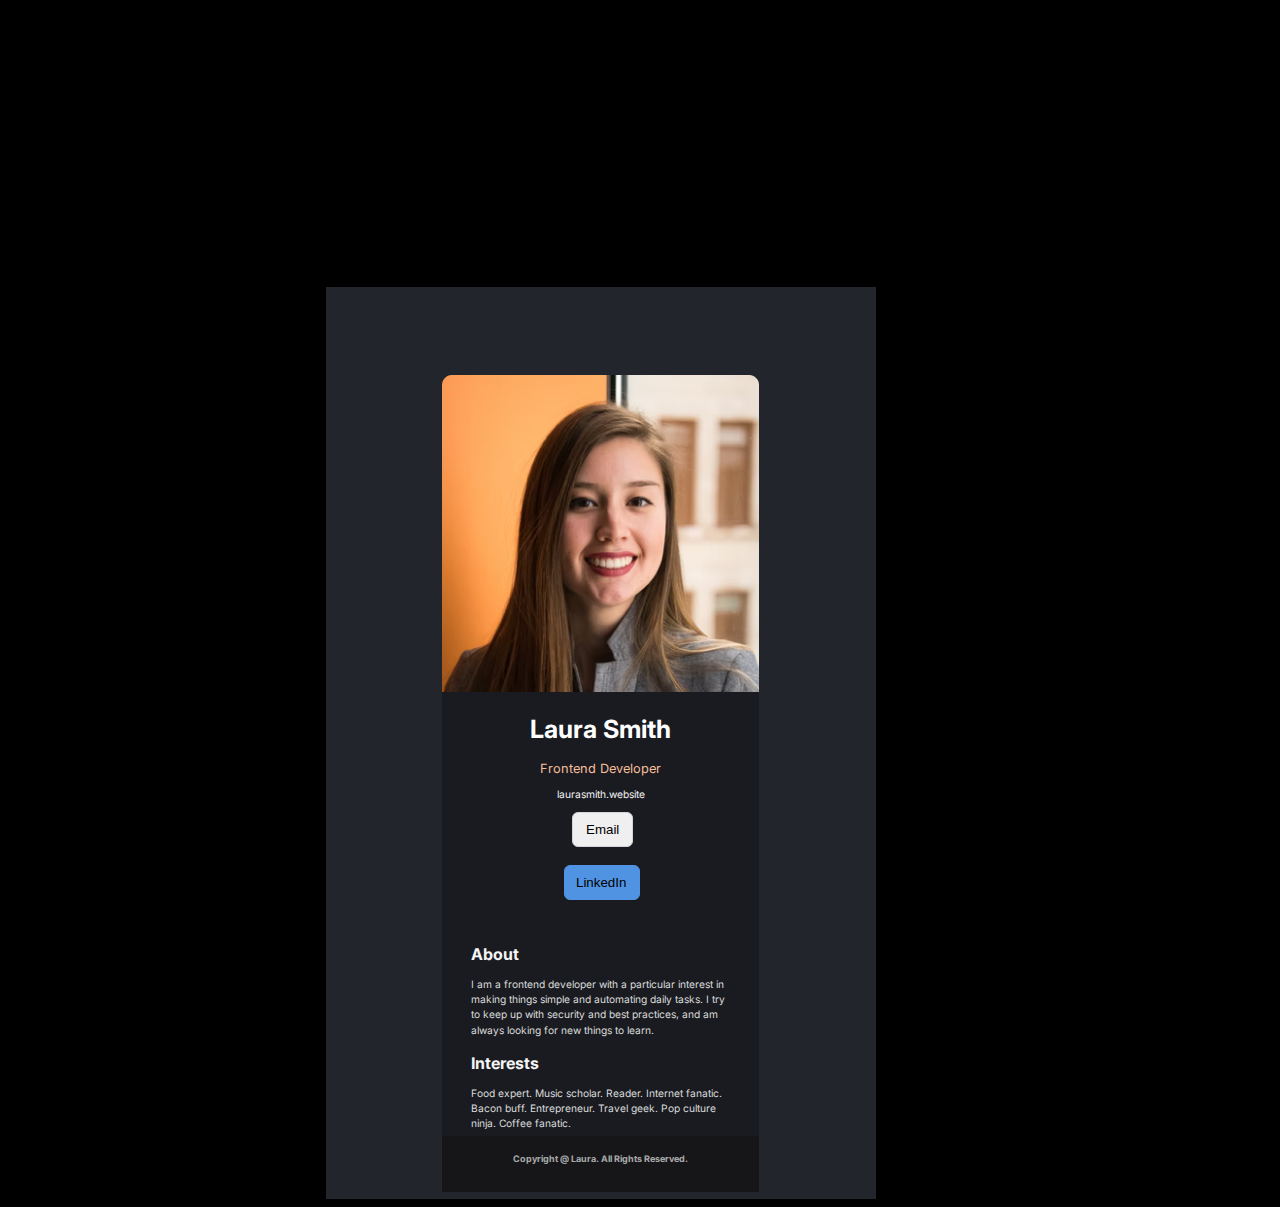
<file: BusinessCard/index.html>
<!DOCTYPE html>
<html lang="en">
<head>
    <meta charset="UTF-8">
    <meta name="viewport" content="width=device-width, initial-scale=1.0">
    <title>Business Card</title>
    <link href="style.css" rel="stylesheet">
    <link rel="preconnect" href="https://fonts.googleapis.com">
<link rel="preconnect" href="https://fonts.gstatic.com" crossorigin>
<link href="https://fonts.googleapis.com/css2?family=Inter:ital,opsz,wght@0,14..32,100..900;1,14..32,100..900&family=Open+Sans:ital,wght@0,300..800;1,300..800&family=Roboto:ital,wght@0,100..900;1,100..900&display=swap" rel="stylesheet">
</head>
<body>
    <div id="option1">
        <div id="combi">
            <div class="image">
                <img src="photo.png" alt="employee's photo">
            </div>
            
            <div class="body" >
                    <h1 id="laura">Laura Smith</h1>
                    <h2 id="front">Frontend Developer</h2>
                    <h3 id="website">laurasmith.website</h3>

                    <div class="buttons">
                        <button id="email">Email</button><br>
                        <br>
                        <button id="linkedin">LinkedIn</button>
                    </div>

                    <div class="para">
                        <h2 id="about">About</h2>
                        <p>I am a frontend developer with a particular interest in making things simple and automating daily tasks. I try to keep up with security and best practices, and am always looking for new things to learn.</p>
                        <h2 id="interests">Interests</h2>
                        <p>Food expert. Music scholar. Reader. Internet fanatic. Bacon buff. Entrepreneur. Travel geek. Pop culture ninja. Coffee fanatic.</p>
                    </div>
            </div>

            <div id="footer">
                <footer>Copyright @ Laura. All Rights Reserved.</footer>
            </div>

        </div>
        
    </div>

</body>

</html>
</file>
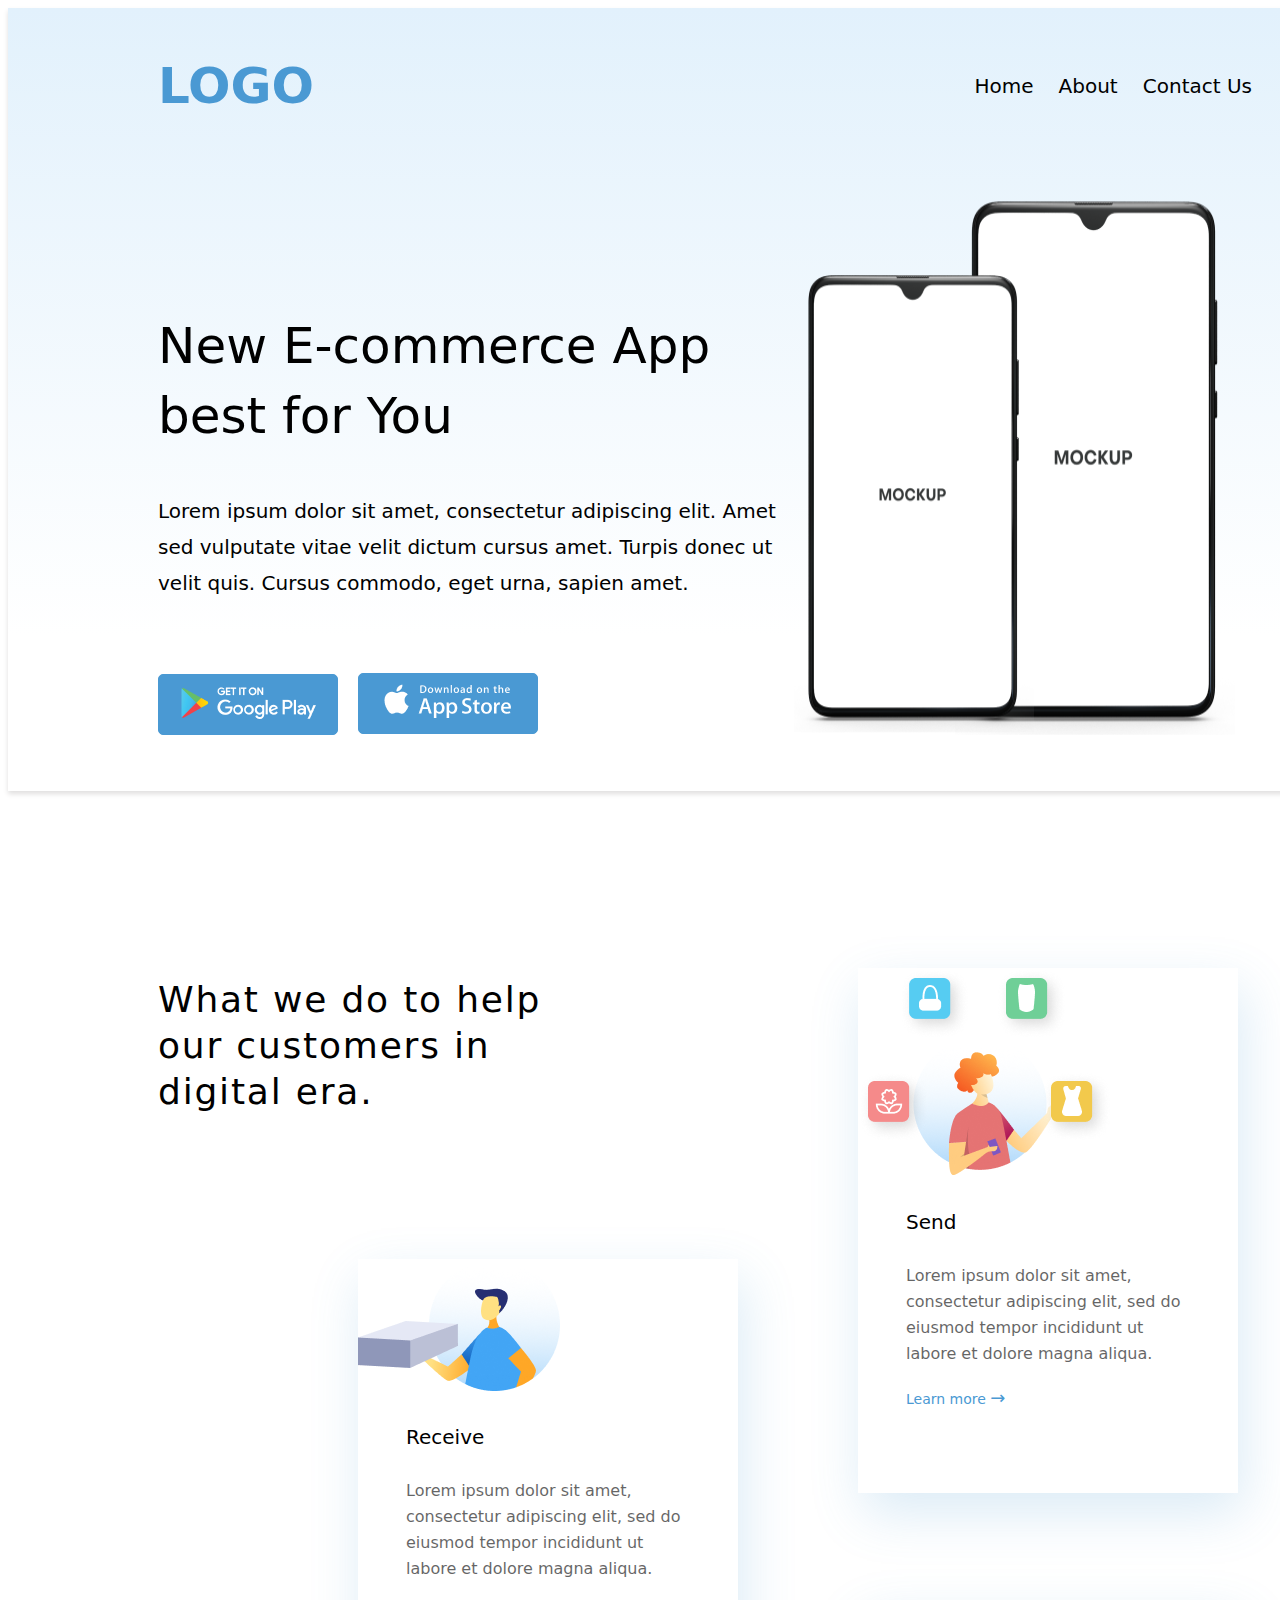
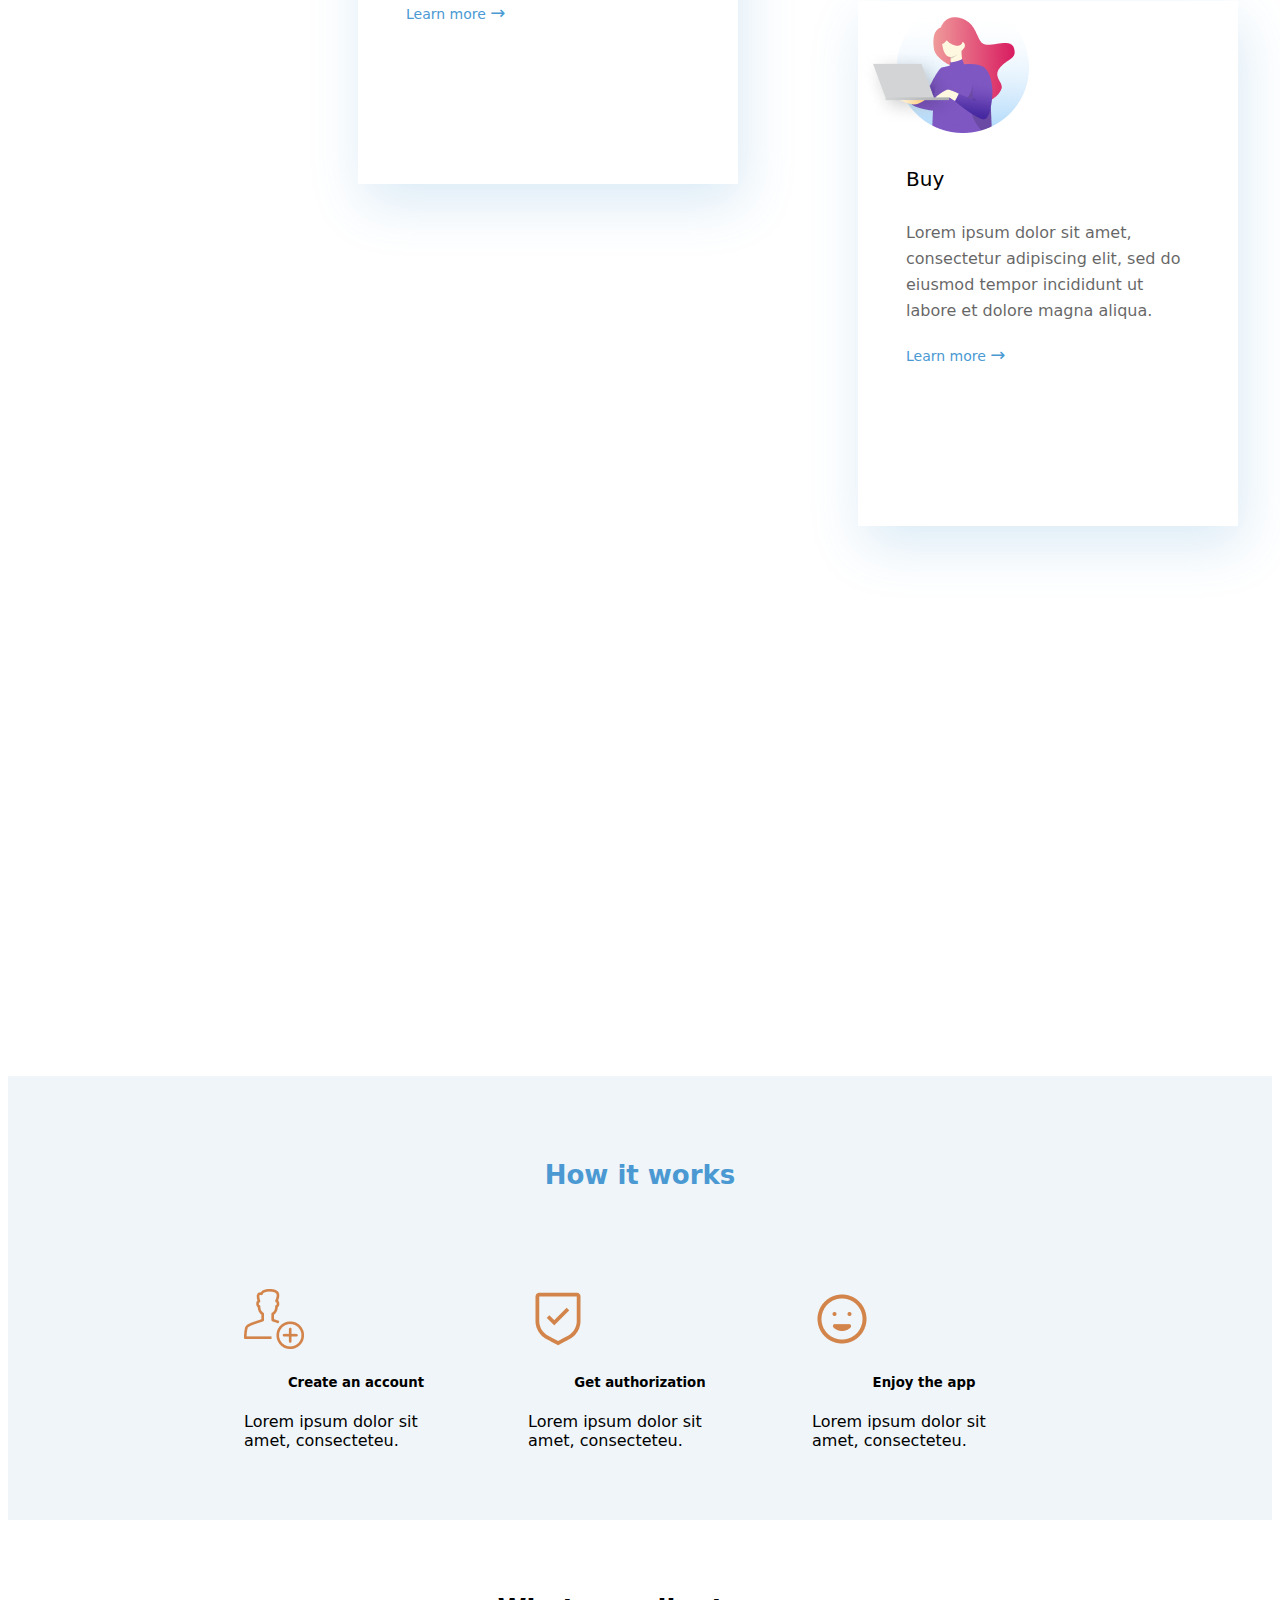
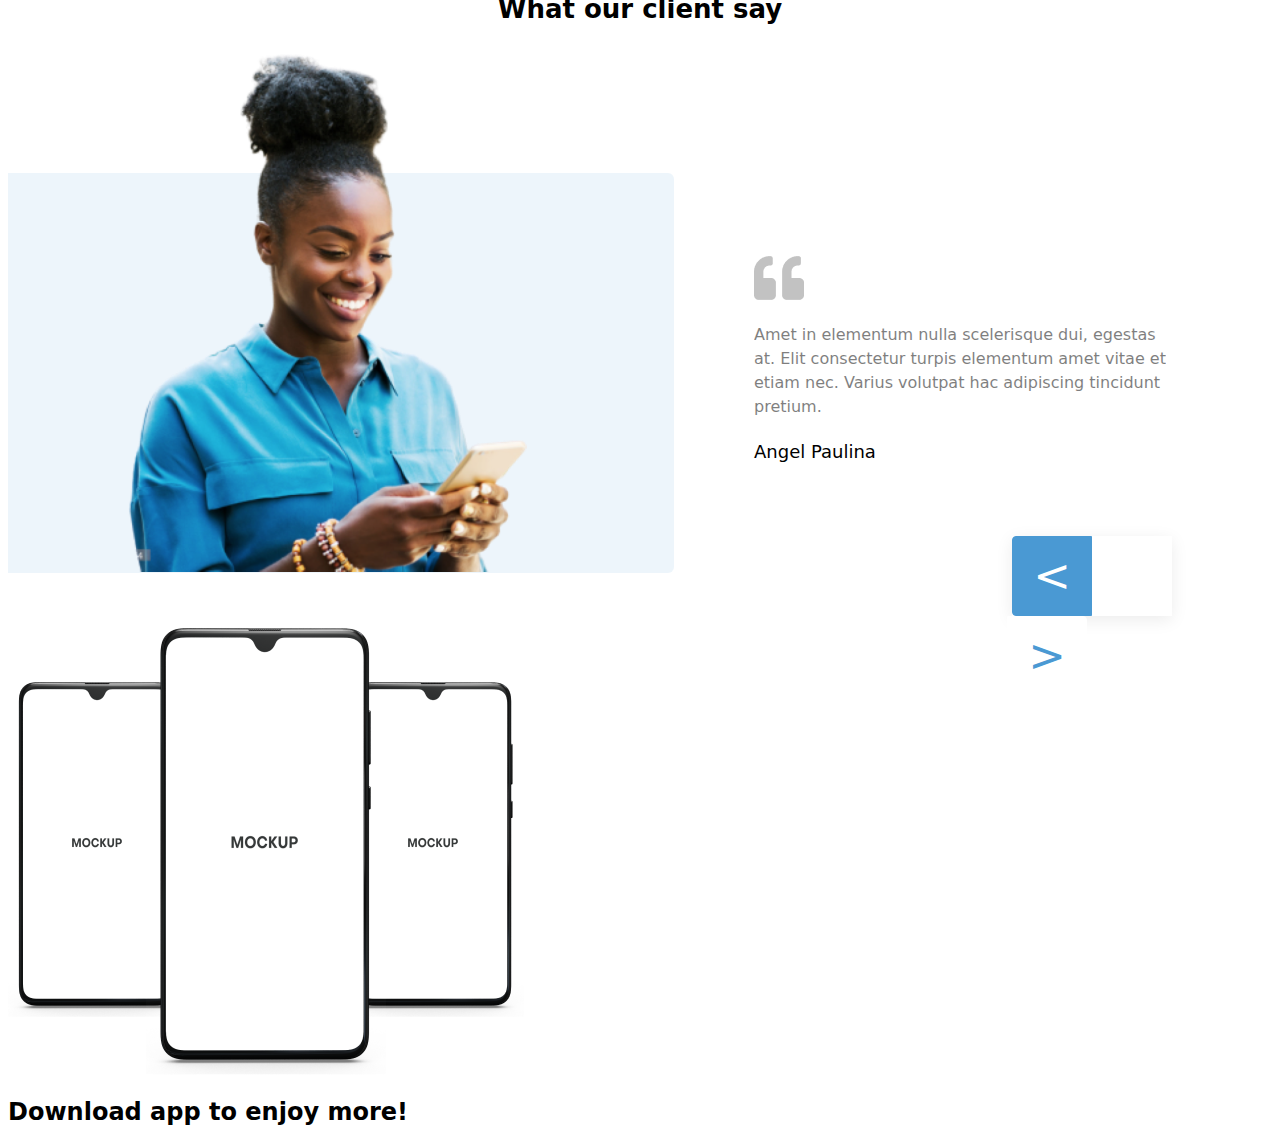
<file: E-commerce/index.html>
<!DOCTYPE html>
<html lang="en">

<head>
    <meta charset="UTF-8">
    <meta name="viewport" content="width=device-width, initial-scale=1.0">
    <title>E-commerce</title>
    <link rel="stylesheet" href="style.css">
</head>

<body>
    <section id="section1">
        <div id="heading">
            <h1 id="logo">LOGO</h1>
            <nav>
                <a class="nav" href="">Home</a>
                <a class="nav" href="">About</a>
                <a class="nav" href="">Contact Us</a>
            </nav>
        </div>
        <div id="title-img">
            <div id="title-para">
                <h2 id="title">New E-commerce App
                    best for You</h2>
                <p id="lorem">Lorem ipsum dolor sit amet, consectetur adipiscing elit. Amet sed vulputate vitae velit
                    dictum cursus amet.
                    Turpis donec ut velit quis. Cursus commodo, eget urna, sapien amet. </p>
                <button class="google-play">
                    <img src="Group.png" alt="google play">
                </button>
                <button class="google-play">
                    <img src="app-store.png" alt="app store">
                </button>
            </div>
            <img id='mockup'src="Mockup.png" alt="Mockup">
        </div>
    </section>
    <section id="section2">
        <div id="container2">
            <h3 id="title2">What we do to help
                our customers in
                digital era.</h3>
            <div class="cards" id="card1">
                <img src="card1.png" alt="recieve">
                <div class="card-text">
                    <h4 class="card-titles">Receive</h4>
                    <p class="card-para">Lorem ipsum dolor sit amet, consectetur adipiscing elit, sed do eiusmod tempor
                        incididunt ut labore et dolore magna aliqua. </p>
                    <a class="learn-more">Learn more <span class="arrow">&#8594</span></a>
                </div>
            </div>
            <div class="cards" id="card2">
                <img src="card2.png" alt="send">
                <div class="card-text">
                    <h4 class="card-titles">Send</h4>
                    <p class="card-para">Lorem ipsum dolor sit amet, consectetur adipiscing elit, sed do eiusmod tempor
                        incididunt ut labore et dolore magna aliqua. </p>
                    <a class="learn-more" href="">Learn more <span class="arrow">&#8594</span></a>
                </div>
            </div>
            <div class="cards" id="card3">
                <img src="card3.png" alt="buy">
                <div class="card-text">
                    <h4 class="card-titles">Buy</h4>
                    <p class="card-para">Lorem ipsum dolor sit amet, consectetur adipiscing elit, sed do eiusmod tempor
                        incididunt ut labore et dolore magna aliqua. </p>
                    <a class="learn-more" href="">Learn more <span class="arrow">&#8594</span></a>
                </div>
            </div>
        </div>
    </section>
    <section id="section3">
        <h3 id="how">How it works</h3>
        <div id="container3">
            <div class="process">
                <img class='icons' src="create-account.png" alt="create account icon">
                <h5 class="how-titles">Create an account</h5>
                <p class="how-para">Lorem ipsum dolor sit amet,
                    consecteteu.</p>
            </div>
            <div class="process">
                <img class='icons' src="get-autho.png" alt="get authorization icon">
                <h5 class="how-titles">Get authorization</h5>
                <p class="how-para">Lorem ipsum dolor sit amet,
                    consecteteu.</p>
            </div>
            <div class="process">
                <img class='icons' src="enjoy-app.png" alt="enjoy the app icon">
                <h5 class="how-titles">Enjoy the app</h5>
                <p class="how-para">Lorem ipsum dolor sit amet,
                    consecteteu.</p>
            </div>
        </div>
    </section>
    <section id="section4">
        <h3 id="client-title">What our client say</h3>
        <div id="container4">
            <div id="blue">
                <img id='client-img'src="client.png" alt="client">
            </div>
            <div id="client-text">
                <img src="quotes.png" alt="quotes">
                <p id="client-para">Amet in elementum nulla scelerisque dui, egestas at. Elit consectetur turpis
                    elementum amet vitae et etiam nec. Varius volutpat hac adipiscing tincidunt pretium.</p>
                <h4 id="client-name">Angel Paulina</h4>
                <div class="buttons">
                    <button id="left">&#60;</button>
                    <button id="right">&#62;</button>
                </div>
            </div>
        </div>
    </section>
    <section>
        <img src="Mockup2.png" alt="Mockup2">
        <h2>Download app to enjoy more!</h2>
    </section>
</body>

</html>
</file>
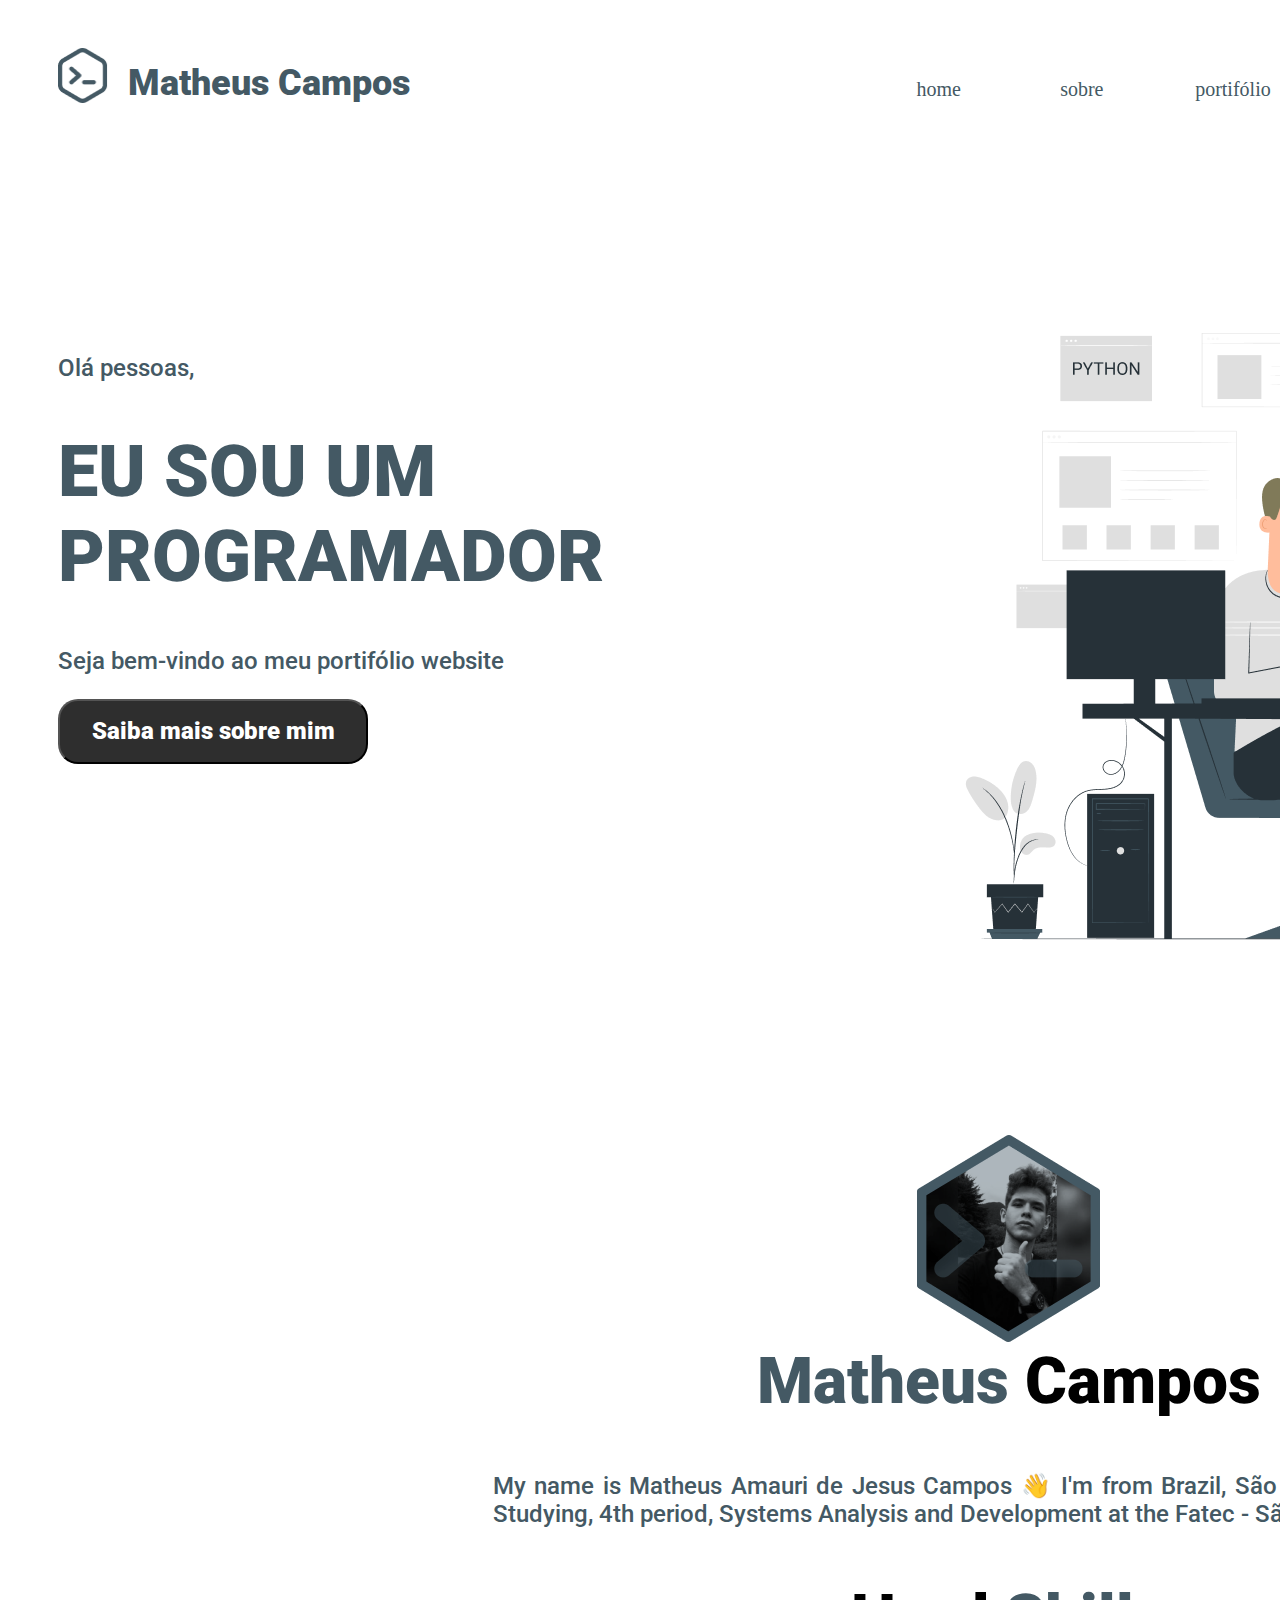
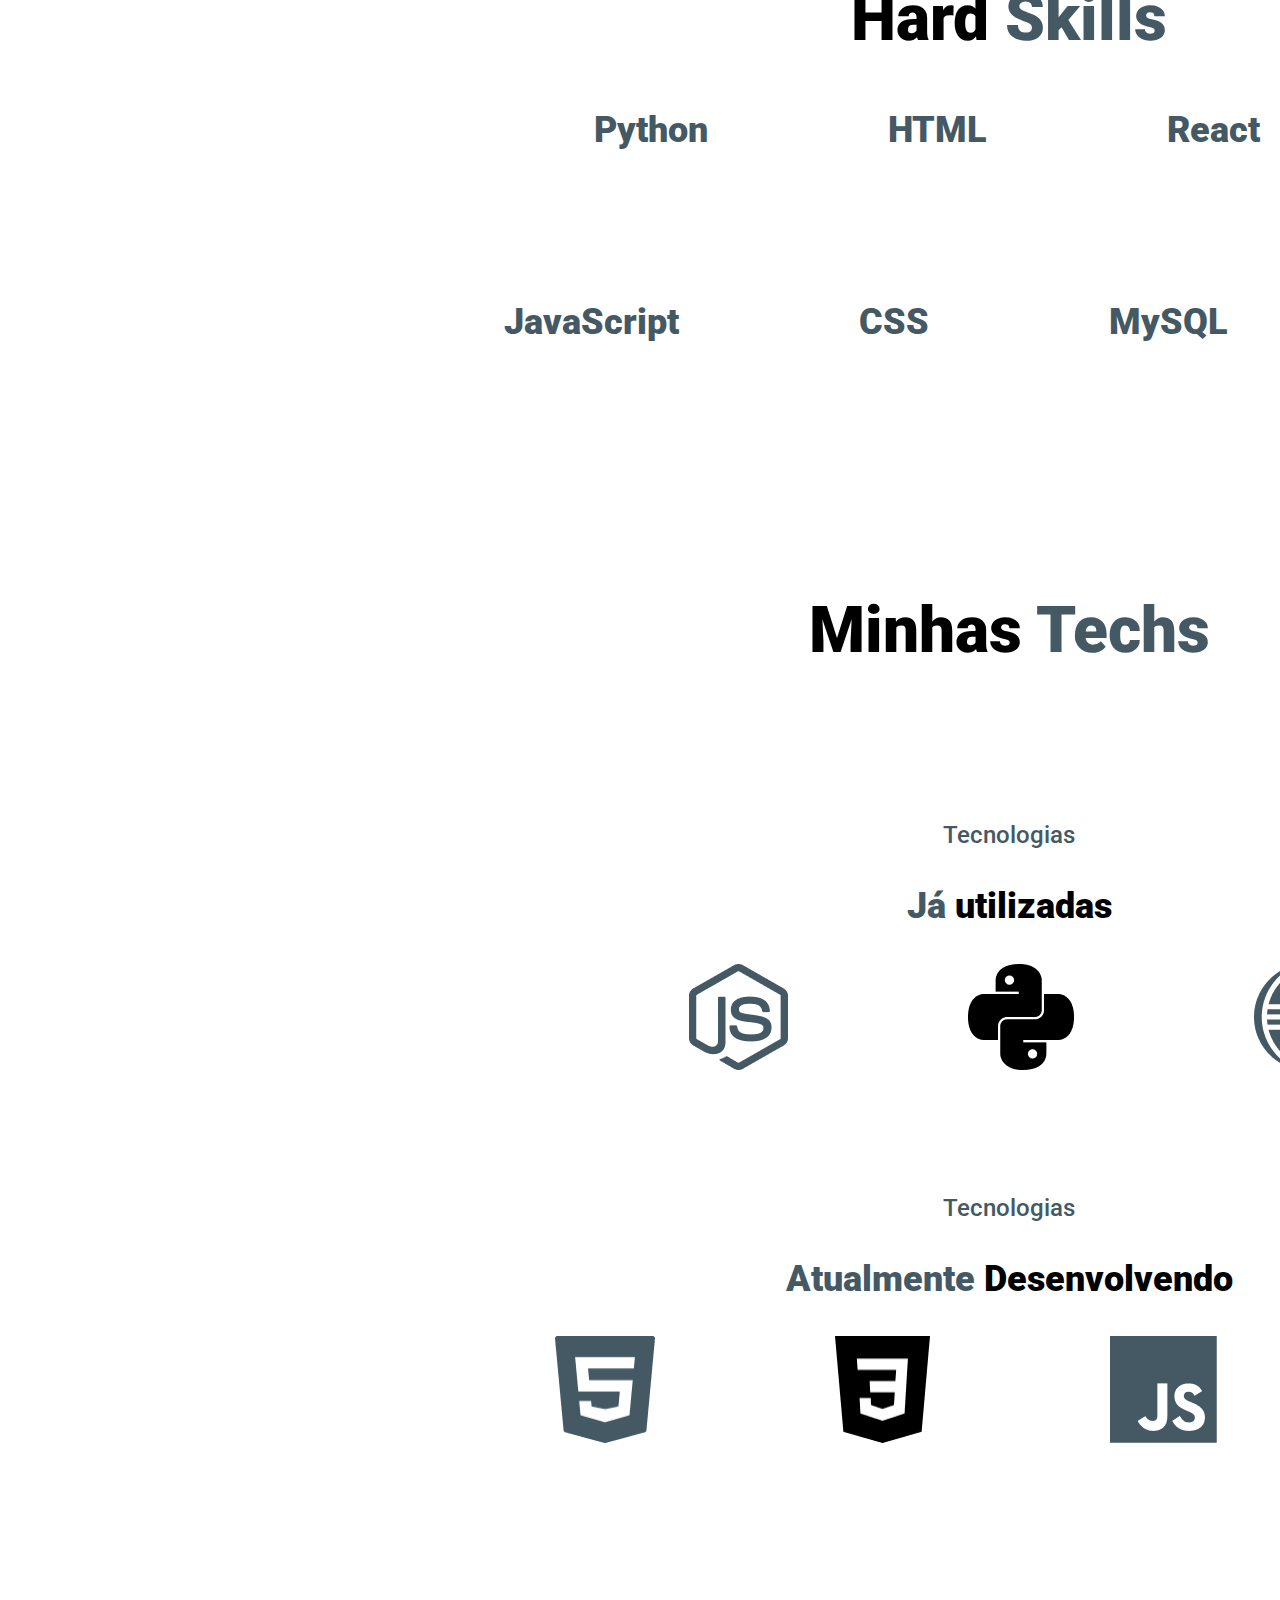
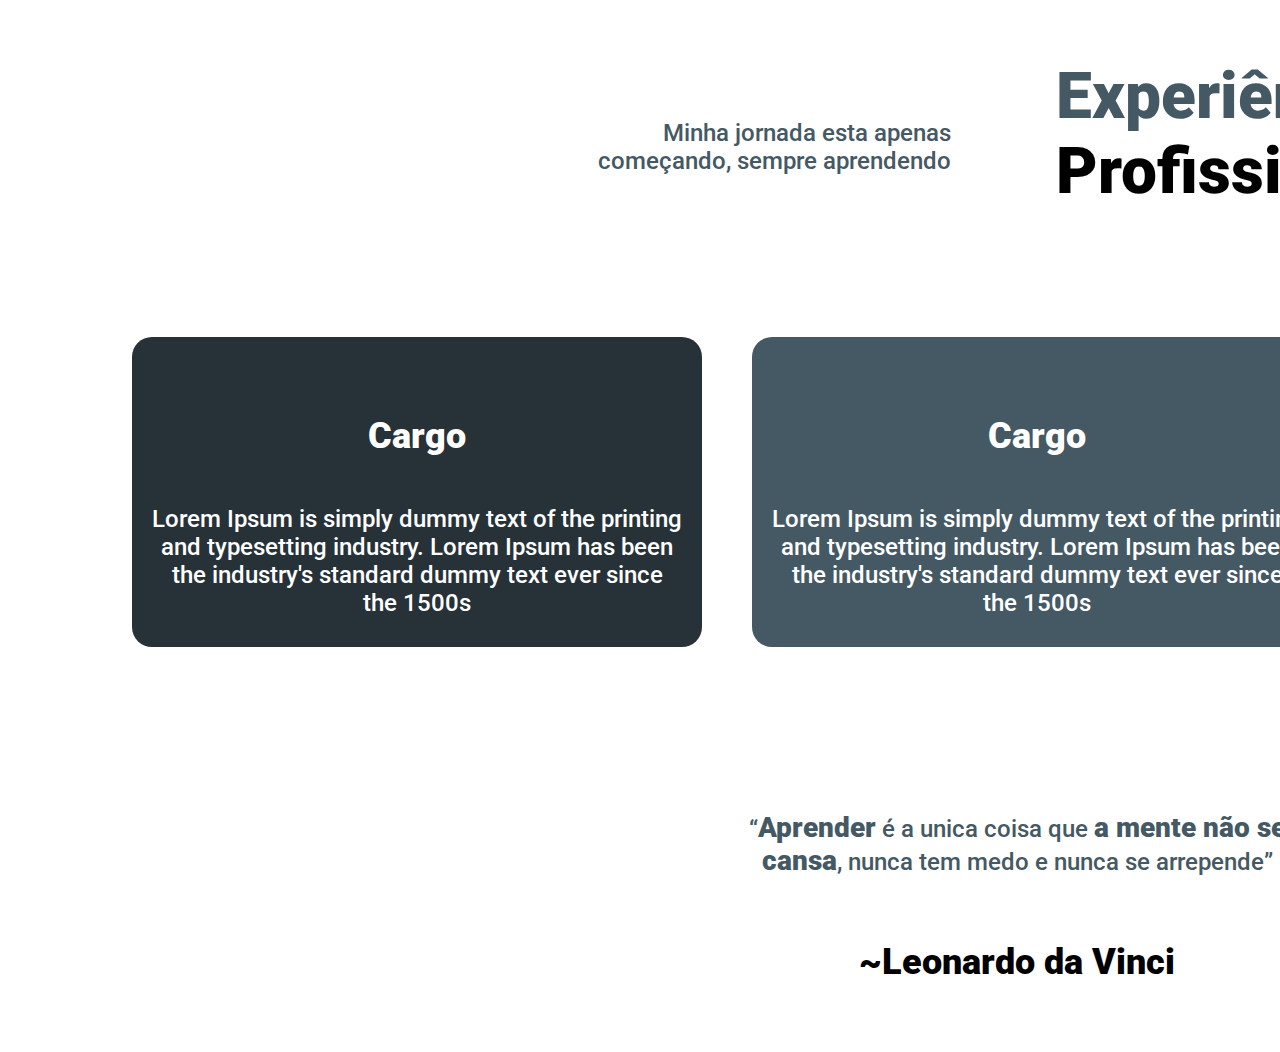
<file: PortfolioProject/index.html>
<!DOCTYPE html>
<html lang="en">

<head>
    <meta charset="UTF-8">
    <meta name="viewport" content="width=device-width, initial-scale=1.0">
    <title>Matheus Campos</title>
    <link rel="stylesheet" href="style.css">
    <link rel="preconnect" href="https://fonts.googleapis.com">
<link rel="preconnect" href="https://fonts.gstatic.com" crossorigin>
<link href="https://fonts.googleapis.com/css2?family=Open+Sans:ital,wght@0,300..800;1,300..800&family=Roboto:ital,wght@0,100..900;1,100..900&display=swap" rel="stylesheet">
</head>

<body>
    <div class="heading">
        <img src="symbol1.png" alt="logo" id="logo">
        <h1 id="matheus">Matheus Campos</h1>
        <nav>
            <a href="" class="nav">home</a>
            <a href="" class="nav">sobre</a>
            <a href="" class="nav">portifólio</a>
            <a href="" class="nav">serviços</a>
            <a href="" class="nav">serviços</a>
            <a href="" class="nav">contato</a>
        </nav>
    </div>
    
    <div class="first-text">
        <p class="smallp">Olá pessoas, </p>
        <h1 id="programador">EU SOU UM <br>PROGRAMADOR</h1>
        <p class="smallp">Seja bem-vindo ao meu portifólio website</p>
        <button id="saiba">Saiba mais sobre mim</button>
    </div>
    <div>
        <img src="photo1.png" alt="home art" id="first-photo">
    </div>
    <div id="section2">
        <img src="matheus_about_1.png" alt="matheus_about_1" id="matheus-photo">
        <h2 class="dark-titles"><span class="grey-text">Matheus</span> Campos</h2>
        <p class="smallp" id="my-name">My name is Matheus Amauri de Jesus Campos 👋
            I'm from Brazil, São José dos Campos/SP. Studying, 4th period, Systems Analysis and Development at the Fatec
            - São José dos Campos.</p>
        <h2 class="dark-titles">Hard <span class="grey-text">Skills</span></h2>

        <ul class="lgg">
            <li >Python</li>
            <li >HTML</li>
            <li >React</li>
            <li >C</li>
        </ul>
        <ul class="lgg">
            <li >JavaScript</li>
            <li >CSS</li>
            <li >MySQL</li>
            <li >Postgres</li>
        </ul>
    </div>
    <div id="section3">
        <h2 class="dark-titles">Minhas <span class="grey-text">Techs</span></h2>
        <p class="smallp" id="technologias">Tecnologias</p>
        <p class="small-titles"><span id="grey-sub">Já</span> utilizadas</p>
        <ul class="utilizadas">
            <img src="Vector.png" alt="js">
            <img src="Vector2.png" alt="py">
            <img src="Vector3.png" alt="symbol3">
        </ul>
        <p class="smallp" id="technologias">Tecnologias</p>
        <p class="small-titles"><span id="grey-sub">Atualmente</span> Desenvolvendo</p>
        <ul class="utilizadas">
            <img src="Vector4.png" alt="">
            <img src="Vector5.png" alt="">
            <img src="Vector6.png" alt="">
            <img src="Vector7.png" alt="">
        </ul>
    </div>
    </div>
    <div id="section4">
        <div id="jornada">
            <p class="smallp" id="minha">Minha jornada esta apenas começando, sempre aprendendo</p>
        <h2 class="dark-titles" id="experiencia"><span class="grey-text">Experiência</span> <br>Profissional</h2>
        </div>
        <div class="all-cargo">
        <div class="cargo">
            <h4 class="cargo-title">Cargo</h4>
            <p class="centeredp">Lorem Ipsum is simply dummy text of the printing and typesetting industry. Lorem Ipsum has been the
                industry's standard dummy text ever since the 1500s</p>
        </div>
        <div class="cargo" id="cargo2">
            <h4 class="cargo-title">Cargo</h4>
            <p class="centeredp">Lorem Ipsum is simply dummy text of the printing and typesetting industry. Lorem Ipsum has been the
                industry's standard dummy text ever since the 1500s</p>
        </div>
        <div class="cargo">
            <h4 class="cargo-title">Cargo</h4>
            <p class="centeredp">Lorem Ipsum is simply dummy text of the printing and typesetting industry. Lorem Ipsum has been the
                industry's standard dummy text ever since the 1500s</p>
        </div>
        </div>
        <div class="last">
            <p class="centeredp" id="unica">“<span class="bold">Aprender</span> é a unica coisa que <span class="bold">a mente não se cansa</span>, nunca tem medo e nunca se arrepende”</p>
            <p class="small-titles">~Leonardo da Vinci</p>
        </div>
    </div>
</body>

</html>
</file>
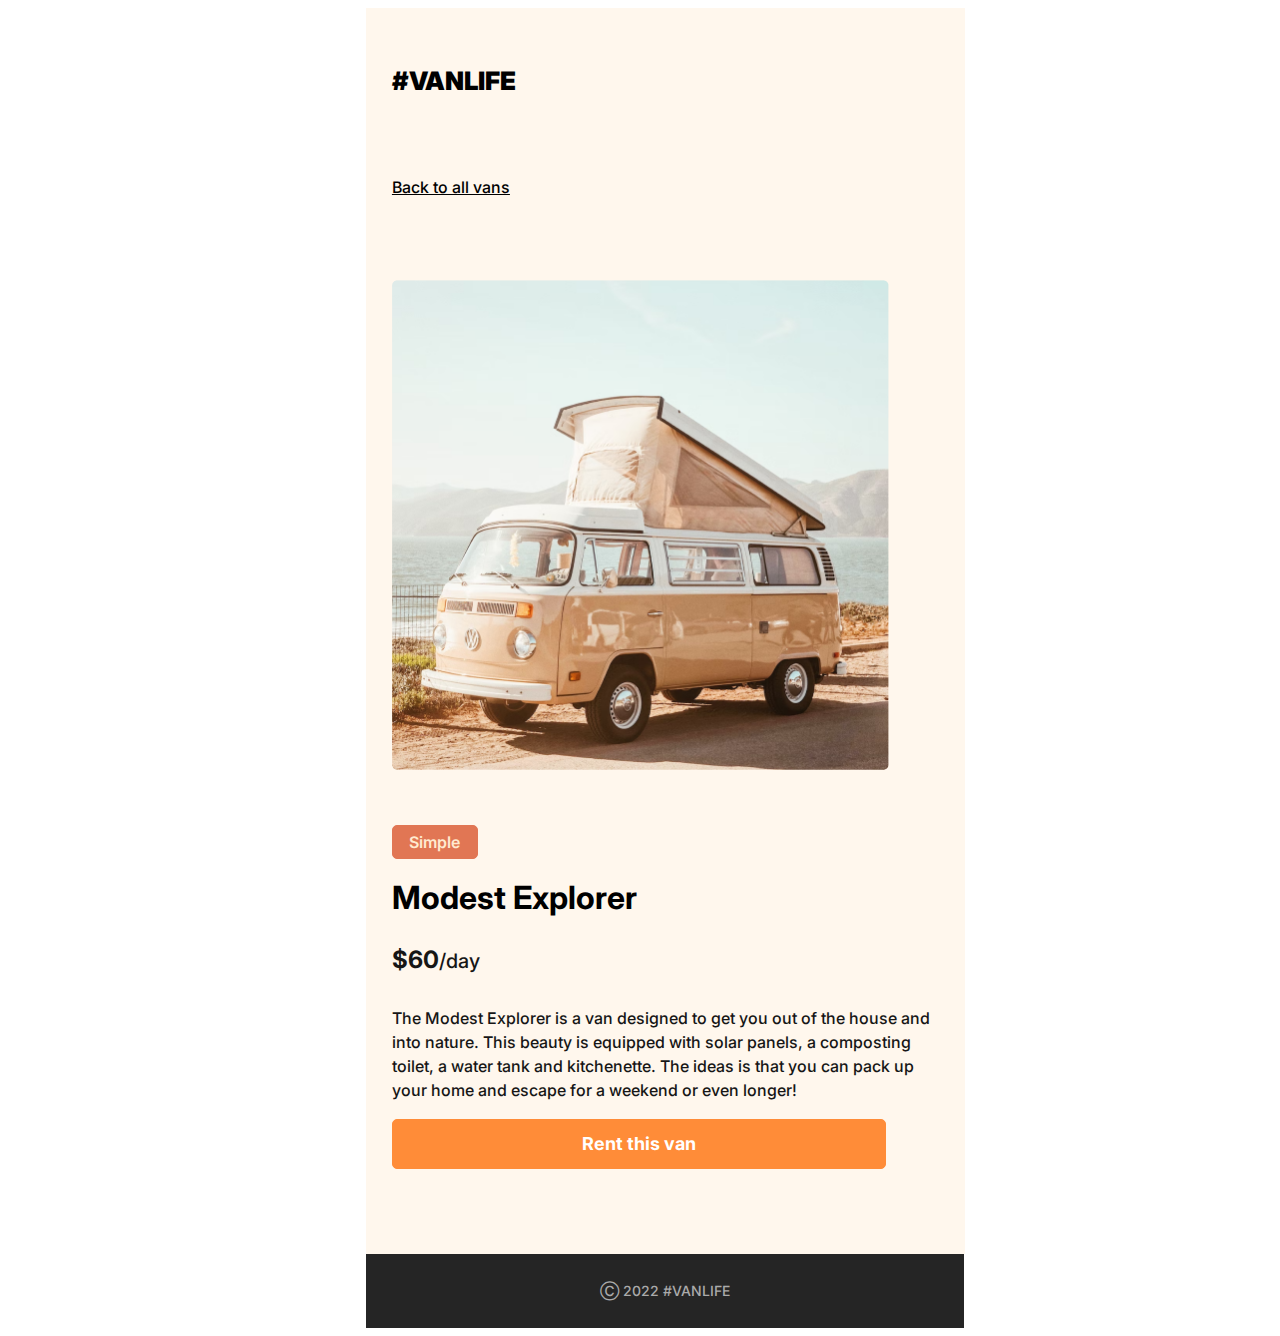
<file: VanLife/index.html>
<!DOCTYPE html>
<html lang="en">
<head>
    <meta charset="UTF-8">
    <meta name="viewport" content="width=device-width, initial-scale=1.0">
    <title>Van Life</title>
    <link rel="stylesheet" href="style.css">
    <link rel="preconnect" href="https://fonts.googleapis.com">
<link rel="preconnect" href="https://fonts.gstatic.com" crossorigin>
<link href="https://fonts.googleapis.com/css2?family=Inter:ital,opsz,wght@0,14..32,100..900;1,14..32,100..900&family=Open+Sans:ital,wght@0,300..800;1,300..800&family=Roboto:ital,wght@0,100..900;1,100..900&display=swap" rel="stylesheet">
</head>
<body>
    <div class="combi">
        <div class="all">
            <div class="heading"><h1 id="vanlife">#VANLIFE</h1></div>
            <h4 id="back">Back to all vans</h4>
            <img id="image" src="vanlife.png" alt="a picture of a van">
            <br><button id="simple">Simple</button>
            <h1 id="modest">Modest Explorer</h1>
            <h3 id="pay">$60<span id="day">/day</span></h3>
            <p id="para">The Modest Explorer is a van designed to get you out of the house and into nature. This beauty is equipped with solar panels, a composting toilet, a water tank and kitchenette. The ideas is that you can pack up your home and escape for a weekend or even longer!</p>
            <button id="rent">Rent this van</button>
        </div>
        <div class="footer">
            <footer>Ⓒ 2022 #VANLIFE</footer>
        </div>
    </div>
</body>
</html>
</file>
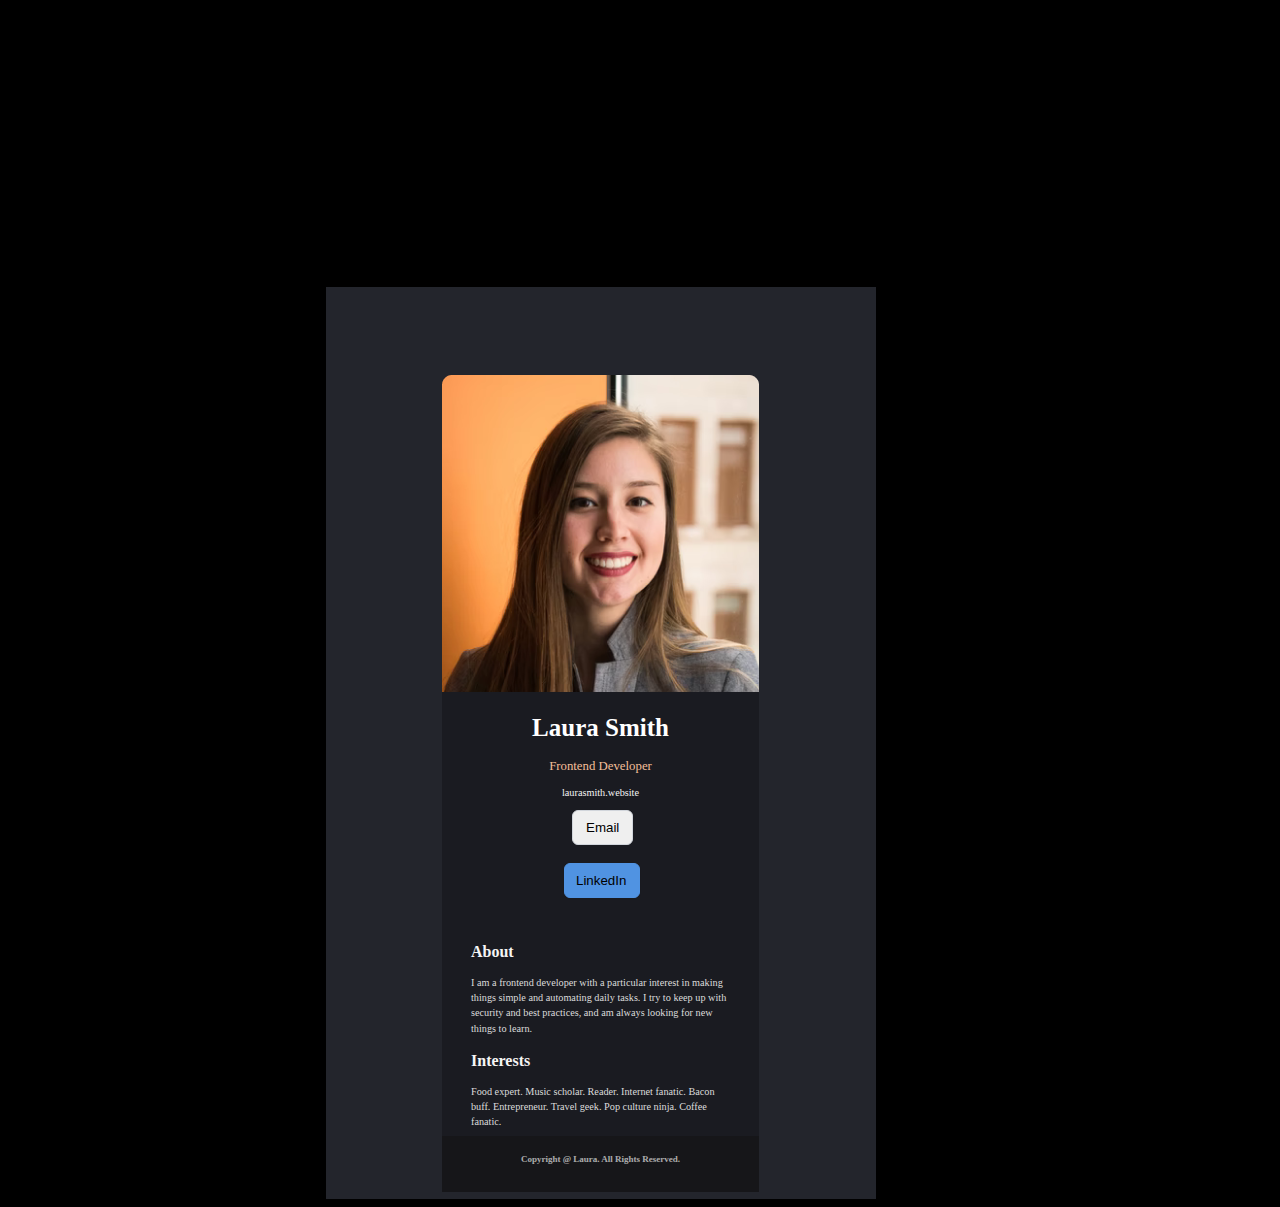
<file: BusinessCard/BusinessCard.html>
<!DOCTYPE html>
<html lang="en">
<head>
    <meta charset="UTF-8">
    <meta name="viewport" content="width=device-width, initial-scale=1.0">
    <title>Business Card</title>
    <link href="BusinessCard.css" rel="stylesheet">
</head>
<body>
    <div id="option1">
        <div id="combi">
            <div class="image">
                <img src="photo.png" alt="employee's photo">
            </div>
            
            <div class="body" >
                    <h1 id="laura">Laura Smith</h1>
                    <h2 id="front">Frontend Developer</h2>
                    <h3 id="website">laurasmith.website</h3>

                    <div class="buttons">
                        <button id="email">Email</button><br>
                        <br>
                        <button id="linkedin">LinkedIn</button>
                    </div>

                    <div class="para">
                        <h2 id="about">About</h2>
                        <p>I am a frontend developer with a particular interest in making things simple and automating daily tasks. I try to keep up with security and best practices, and am always looking for new things to learn.</p>
                        <h2 id="interests">Interests</h2>
                        <p>Food expert. Music scholar. Reader. Internet fanatic. Bacon buff. Entrepreneur. Travel geek. Pop culture ninja. Coffee fanatic.</p>
                    </div>
            </div>

            <div id="footer">
                <footer>Copyright @ Laura. All Rights Reserved.</footer>
            </div>

        </div>
        
    </div>

</body>

</html>
</file>
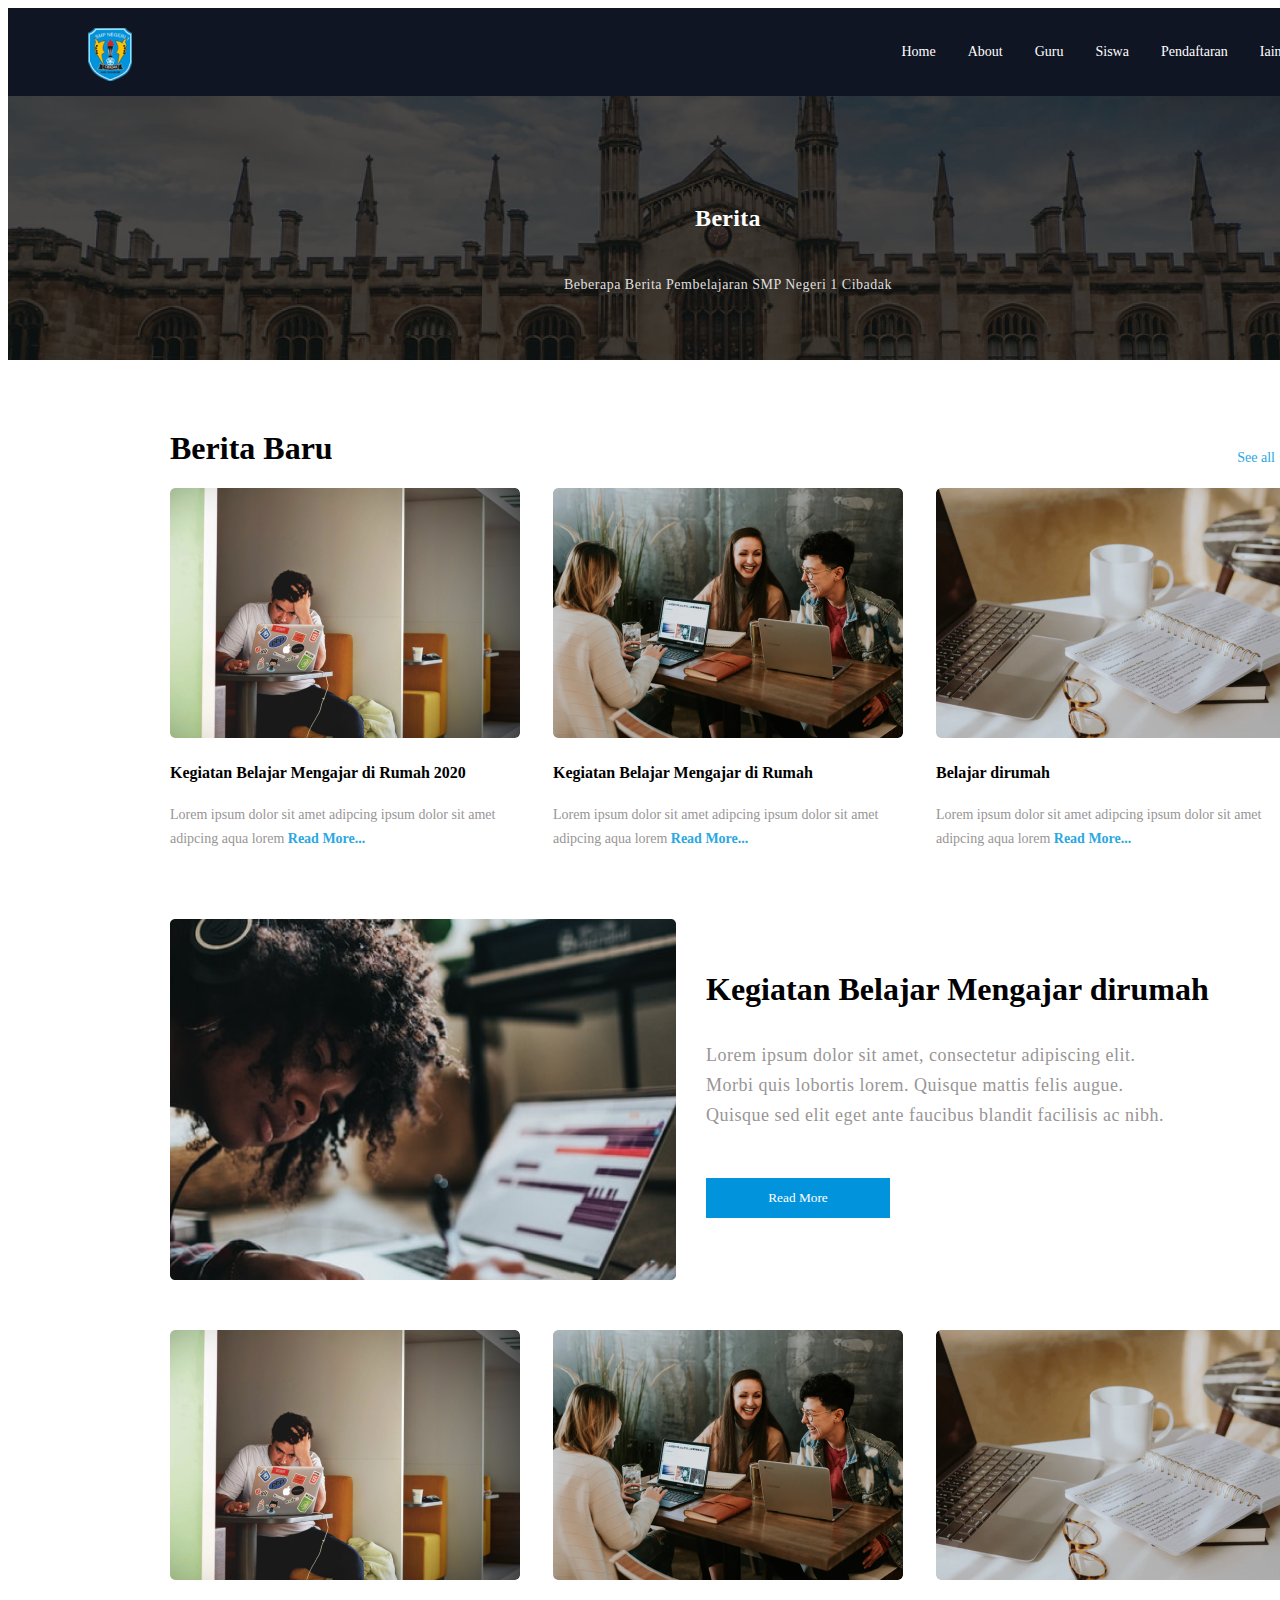
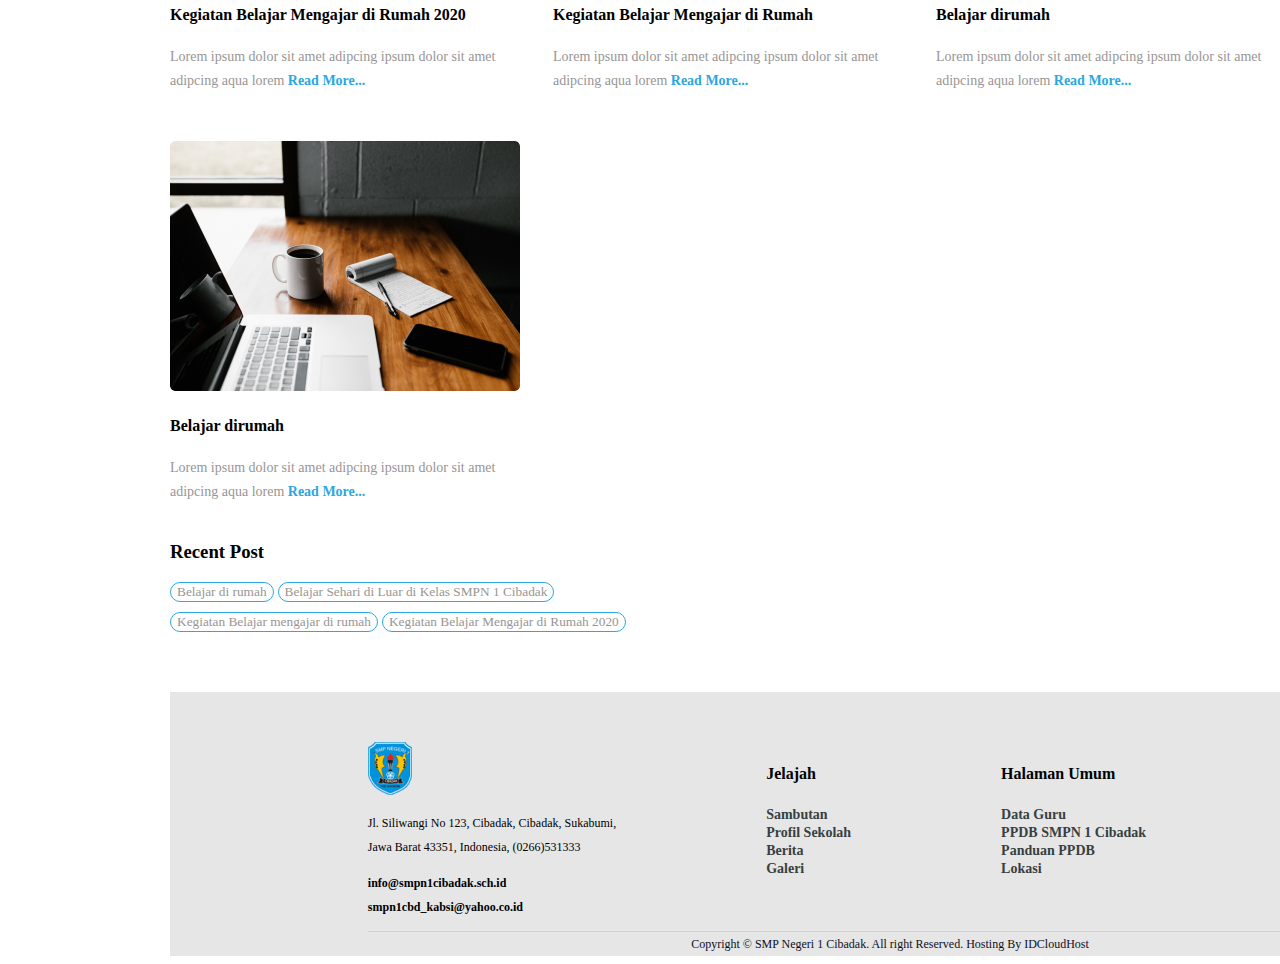
<file: SchoolWebsite/Artikel.html>
<!DOCTYPE html>
<html lang="en">

<head>
    <meta charset="UTF-8">
    <meta name="viewport" content="width=device-width, initial-scale=1.0">
    <title>School Website</title>
    <link rel="stylesheet" href="Artikel.css">
</head>

<body>
    <header class="header">
        <nav class="navbar">
            <img src="schoolLogo.png" alt="logo" id="logo">
            <div class="navigation-bar">
                <a href="" class="nav">Home</a>
                <a href="" class="nav">About</a>
                <a href="" class="nav">Guru</a>
                <a href="" class="nav">Siswa</a>
                <a href="" class="nav">Pendaftaran</a>
                <a href="" class="nav">Iainya</a>
                <a href="" class="nav">Kontak</a>
            </div>
        </nav>
        <div class="heading">
            <h1 id="berita">Berita</h1>
            <p id="beberapa">Beberapa Berita Pembelajaran SMP Negeri 1 Cibadak</p>
        </div>
    </header>
    <div class="white">
        <div id="title">
            <h1>Berita Baru <span><a href="" id='see-all'>See all</a></span></h1>

        </div>
        <section class="section1">
            <div class="cards1">
                <img src="photo1.png" alt="photo1" class="sec1">
                <h4 class="title1">Kegiatan Belajar Mengajar di Rumah 2020</h4>
                <p class="para1">Lorem ipsum dolor sit amet adipcing ipsum dolor sit amet adipcing aqua lorem <span><a
                            class="read-more" href="">Read More...</a></span></p>
            </div>
            <div class="cards1">
                <img src="photo2.png" alt="photo2" class="sec1">
                <h4 class="title1">Kegiatan Belajar Mengajar di Rumah</h4>
                <p class="para1">Lorem ipsum dolor sit amet adipcing ipsum dolor sit amet adipcing aqua lorem <span><a
                            class="read-more" href="">Read More...</a></span></p>
            </div>
            <div class="cards1">
                <img src="photo3.png" alt="photo3" class="sec1">
                <h4 class="title1">Belajar dirumah</h4>
                <p class="para1">Lorem ipsum dolor sit amet adipcing ipsum dolor sit amet adipcing aqua lorem <span><a
                            class="read-more" href="">Read More...</a></span></p>
            </div>
        </section>
        <section class="section2">
            <img id='photo4' src="photo4.png" alt="photo4">
            <div class="text-4">
                <h3 id="kegiatan">Kegiatan Belajar Mengajar dirumah</h3>
                <p id="Lorem">Lorem ipsum dolor sit amet, consectetur adipiscing elit. Morbi quis lobortis lorem.
                    Quisque
                    mattis felis augue. Quisque sed elit eget ante faucibus blandit facilisis ac nibh. </p>
                <button id="read-button">Read More</button>
            </div>
        </section>
        <section class="section1">
            <div class="cards1">
                <img src="photo1.png" alt="photo1" class="sec1">
                <h4 class="title1">Kegiatan Belajar Mengajar di Rumah 2020</h4>
                <p class="para1">Lorem ipsum dolor sit amet adipcing ipsum dolor sit amet adipcing aqua lorem <span><a
                            class="read-more" href="">Read More...</a></span></p>
            </div>
            <div class="cards1">
                <img src="photo2.png" alt="photo2" class="sec1">
                <h4 class="title1">Kegiatan Belajar Mengajar di Rumah</h4>
                <p class="para1">Lorem ipsum dolor sit amet adipcing ipsum dolor sit amet adipcing aqua lorem <span><a
                            class="read-more" href="">Read More...</a></span></p>
            </div>
            <div class="cards1">
                <img src="photo3.png" alt="photo3" class="sec1">
                <h4 class="title1">Belajar dirumah</h4>
                <p class="para1">Lorem ipsum dolor sit amet adipcing ipsum dolor sit amet adipcing aqua lorem <span><a
                            class="read-more" href="">Read More...</a></span></p>
            </div>
            <div class="cards1">
                <img src="photo5.png" alt="photo5" class="sec1">
                <h4 class="title1">Belajar dirumah</h4>
                <p class="para1">Lorem ipsum dolor sit amet adipcing ipsum dolor sit amet adipcing aqua lorem <span><a
                            class="read-more" href="">Read More...</a></span></p>
            </div>
        </section>
        <section class="section4">
            <h3>Recent Post</h3>
            <button class="tags">Belajar di rumah</button>
            <button class="tags">Belajar Sehari di Luar di Kelas SMPN 1 Cibadak</button> <br>
            <button class="tags">Kegiatan Belajar mengajar di rumah</button>
            <button class="tags">Kegiatan Belajar Mengajar di Rumah 2020 </button>
        </section>
        <section class="section5">
            <div class="last-section">
                <div>
                    <img src="schoolLogo.png" alt="logo">
                    <p id="address">Jl. Siliwangi No 123, Cibadak, Cibadak, Sukabumi, <br>
                        Jawa Barat 43351, Indonesia, (0266)531333</p>
                    <p class="contact">info@smpn1cibadak.sch.id <br>
                        smpn1cbd_kabsi@yahoo.co.id</p>
                </div>
                <div>
                    <h4 class="footer-titles">Jelajah</h4>
                    <ul class="list">
                        <li class="pages">Sambutan</li>
                        <li class="pages">Profil Sekolah</li>
                        <li class="pages">Berita</li>
                        <li class="pages">Galeri</li>
                    </ul>
                </div>
                <div>
                    <h4 class="footer-titles">Halaman Umum</h4>
                    <ul class="list">
                        <li class="pages">Data Guru</li>
                        <li class="pages">PPDB SMPN 1 Cibadak</li>
                        <li class="pages">Panduan PPDB</li>
                        <li class="pages">Lokasi</li>
                    </ul>
                </div>
                <div>
                    <h4 class="footer-titles">Media Sosial</h4>
                    <ul class="list social">
                        <button class="icon-button"><img class='icon' src="Icon Twitter.png" alt="Twitter icon"
                                class="icons"></button>
                        <button class="icon-button"><img class='icon' src="Icon Facebook.png" alt="Facebook icon"
                                class="icons"></button>
                        <button class="icon-button"><img class='icon' src="Icon Instagram.png" alt="instagram icon"
                                class="icons"></button>
                    </ul>
                </div>

            </div>

            <footer id="footer">Copyright © SMP Negeri 1 Cibadak. All right Reserved. Hosting By IDCloudHost</footer>
        </section>
    </div>
</body>

</html>
</file>
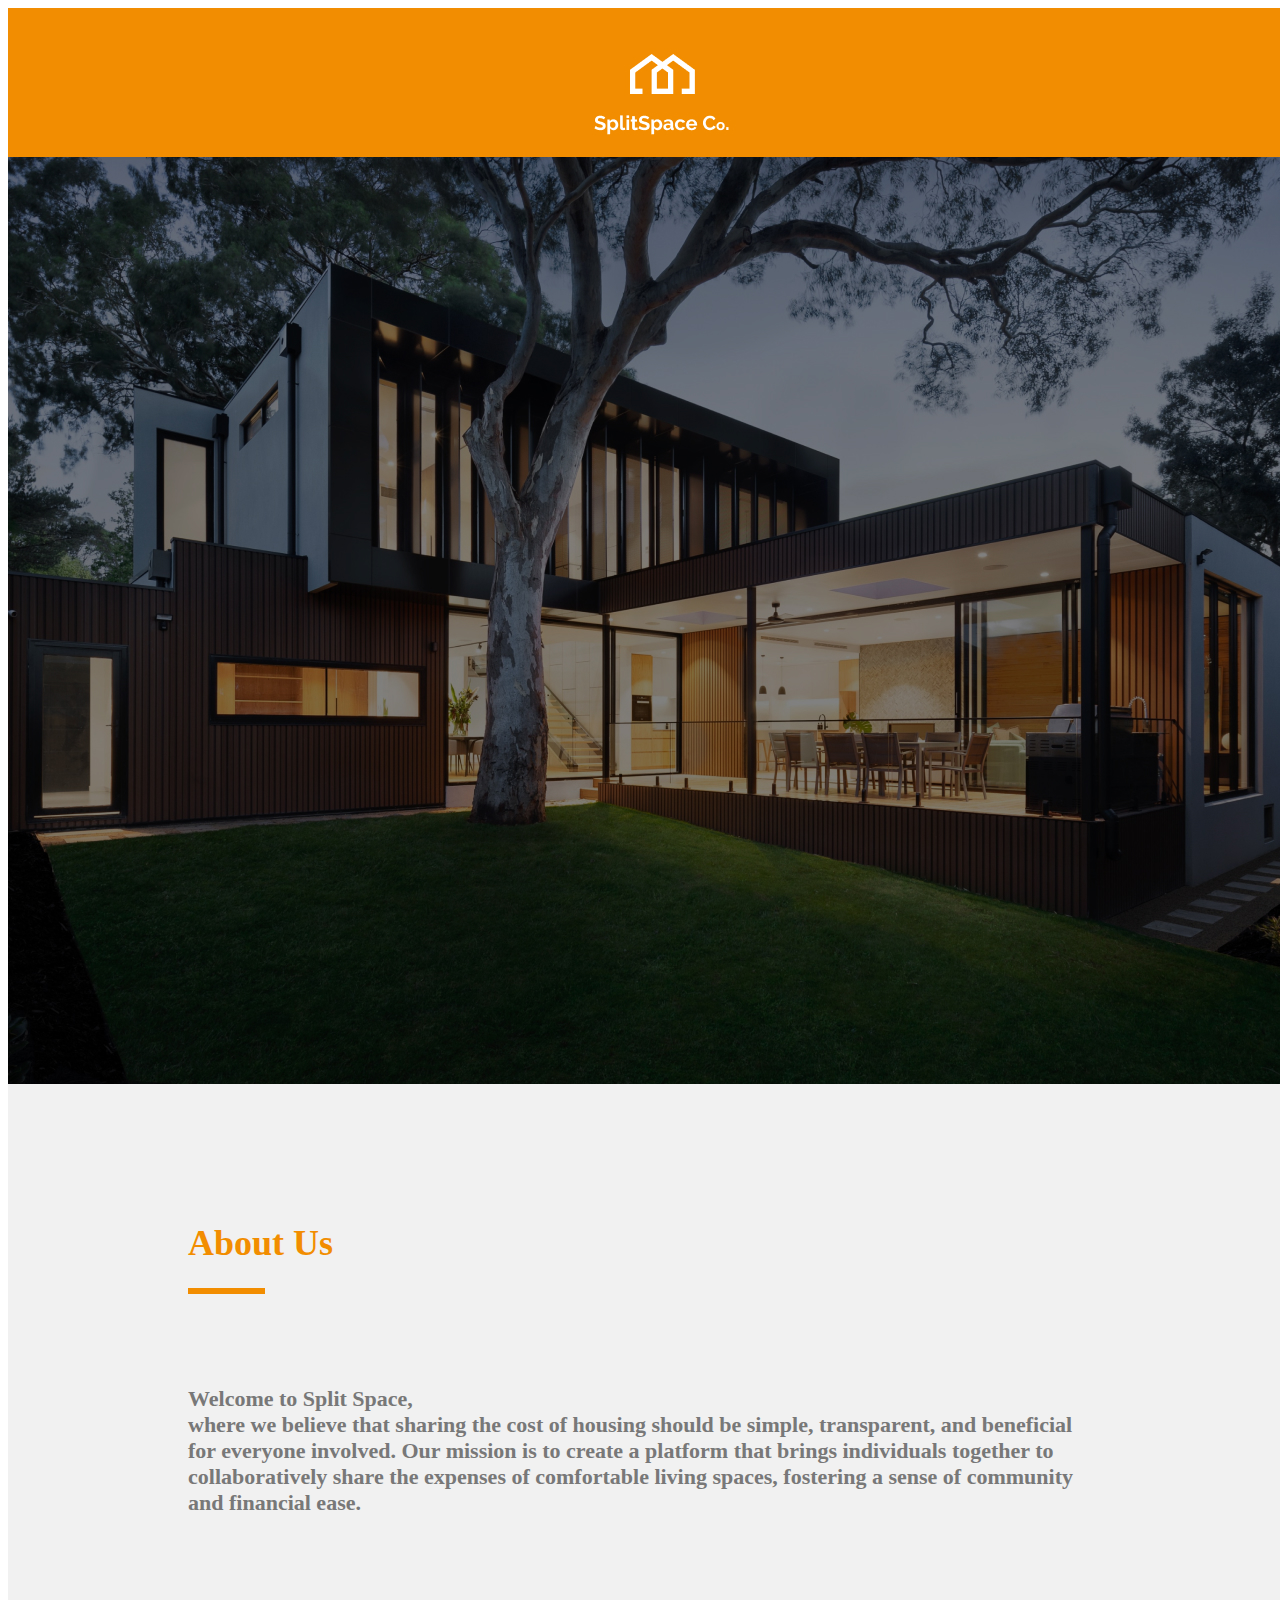
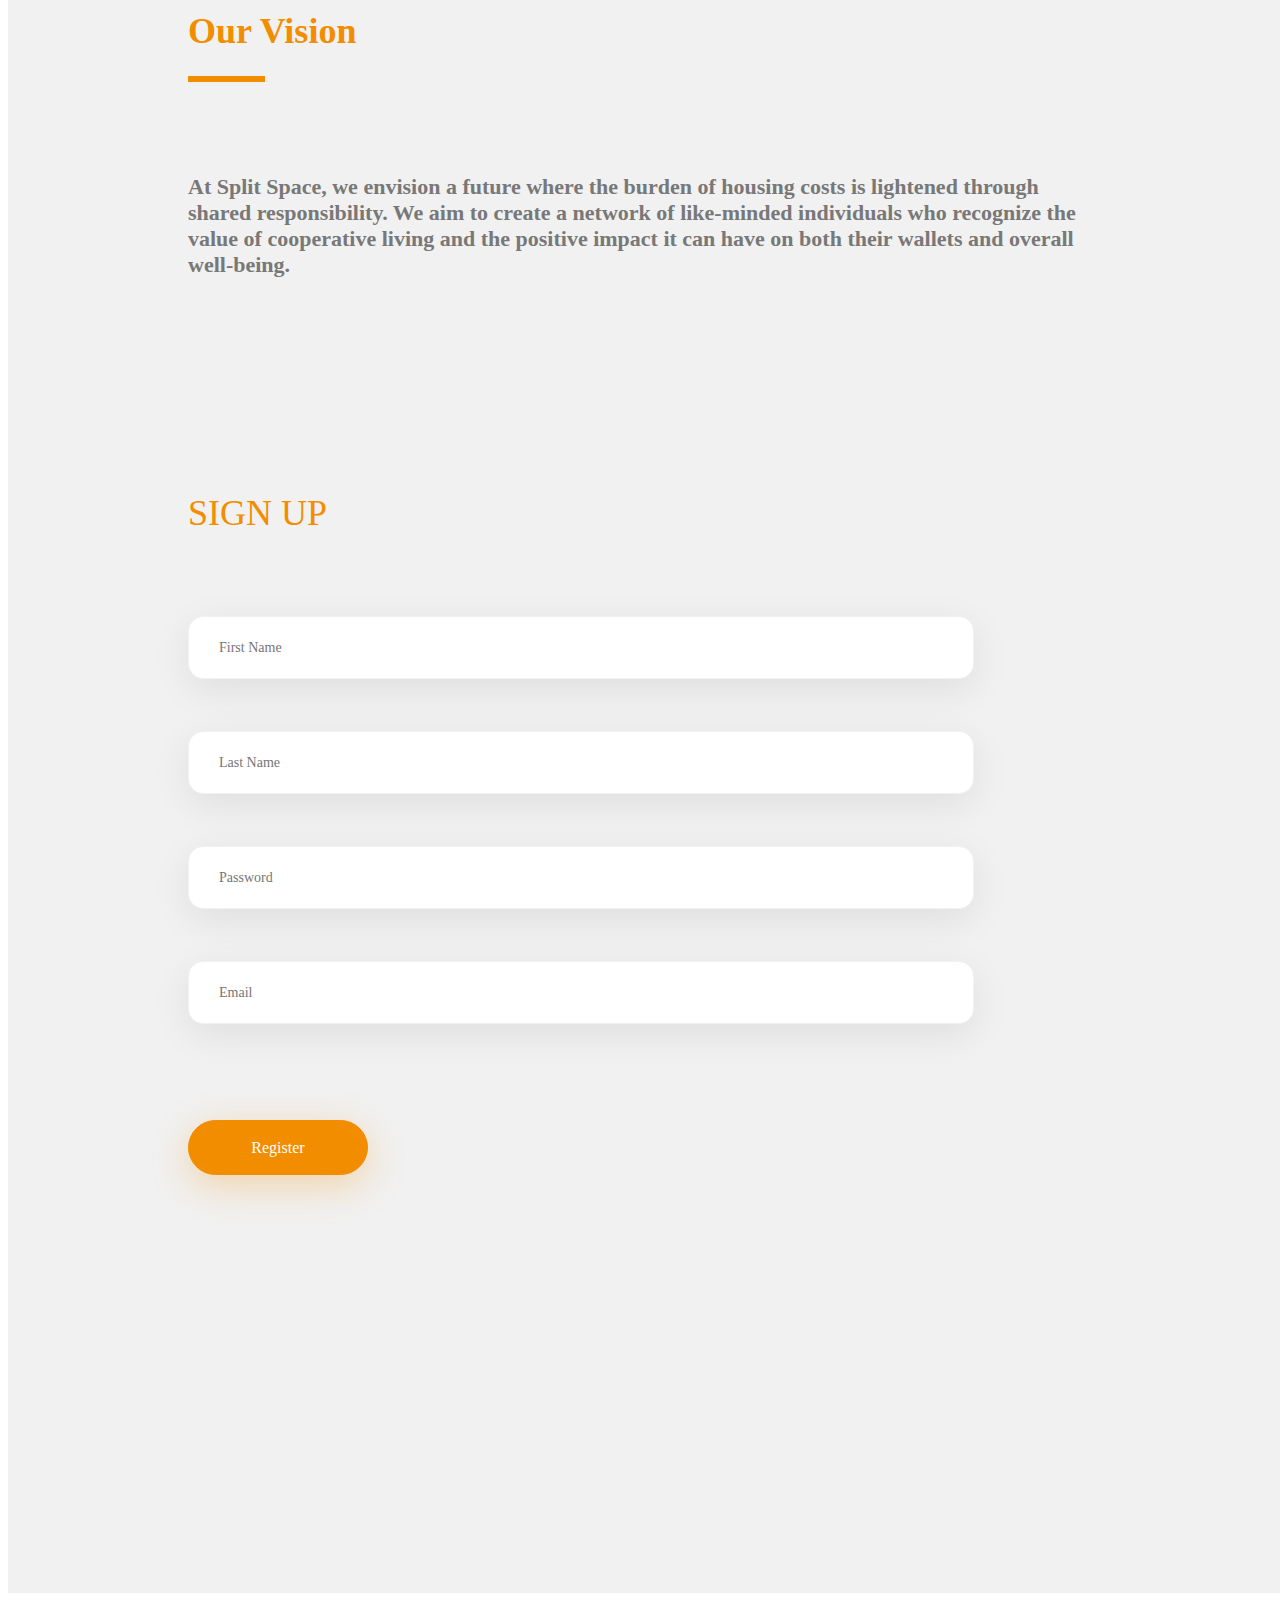
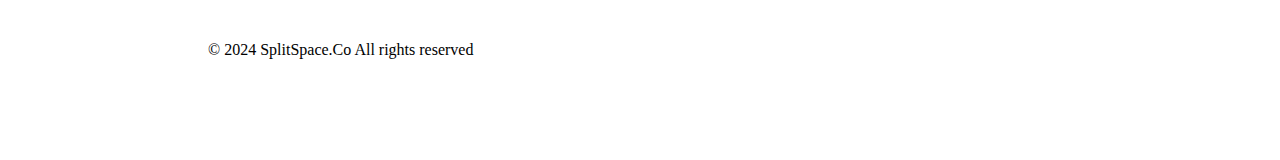
<file: SplitSpace/splitSpace.html>
<!DOCTYPE html>
<html lang="en">

<head>
    <meta charset="UTF-8">
    <meta name="viewport" content="width=device-width, initial-scale=1.0">
    <title>Split Space</title>
    <link rel="stylesheet" href="splitSpace.css">
</head>

<body>
    <div class="whole">
        <div class="image">
            <img src="house.jpg" alt="House">
        </div>

        <div class="grey">
            <div class="body">
                <h1 class="titles">About Us</h1>
                <hr class="line">
                <p class="para">Welcome to Split Space,<br>
                    where we believe that sharing the cost of housing should be simple, transparent, and beneficial for
                    everyone involved. Our mission is to create a platform that brings individuals together to
                    collaboratively share the expenses of comfortable living spaces, fostering a sense of community and
                    financial ease.
                </p>
                <h1 class="titles">Our Vision</h1>
                <hr class="line">
                <p class="para">At Split Space, we envision a future where the burden of housing costs is lightened
                    through
                    shared responsibility. We aim to create a network of like-minded individuals who recognize the value
                    of
                    cooperative living and the positive impact it can have on both their wallets and overall well-being.
                </p>
            </div>
            <div class="signup">
                <h1 id="signup">SIGN UP</h1>
                <form action="" method="post">
                    <input type="text" name="firstname" placeholder="First Name" class="input">
                    <br><input type="text" name="lastname" placeholder="Last Name" class="input">
                    <br><input type="password" name="password" placeholder="Password" class="input">
                    <br><input type="email" name="email" placeholder="Email" class="input">
                    <br><input type="submit" value="Register" id="register">
                </form>
            </div>
        </div>
        <div class="footer">
            <footer id="footer">© 2024 SplitSpace.Co All rights reserved</footer>
        </div>
    </div>
</body>

</html>
</file>
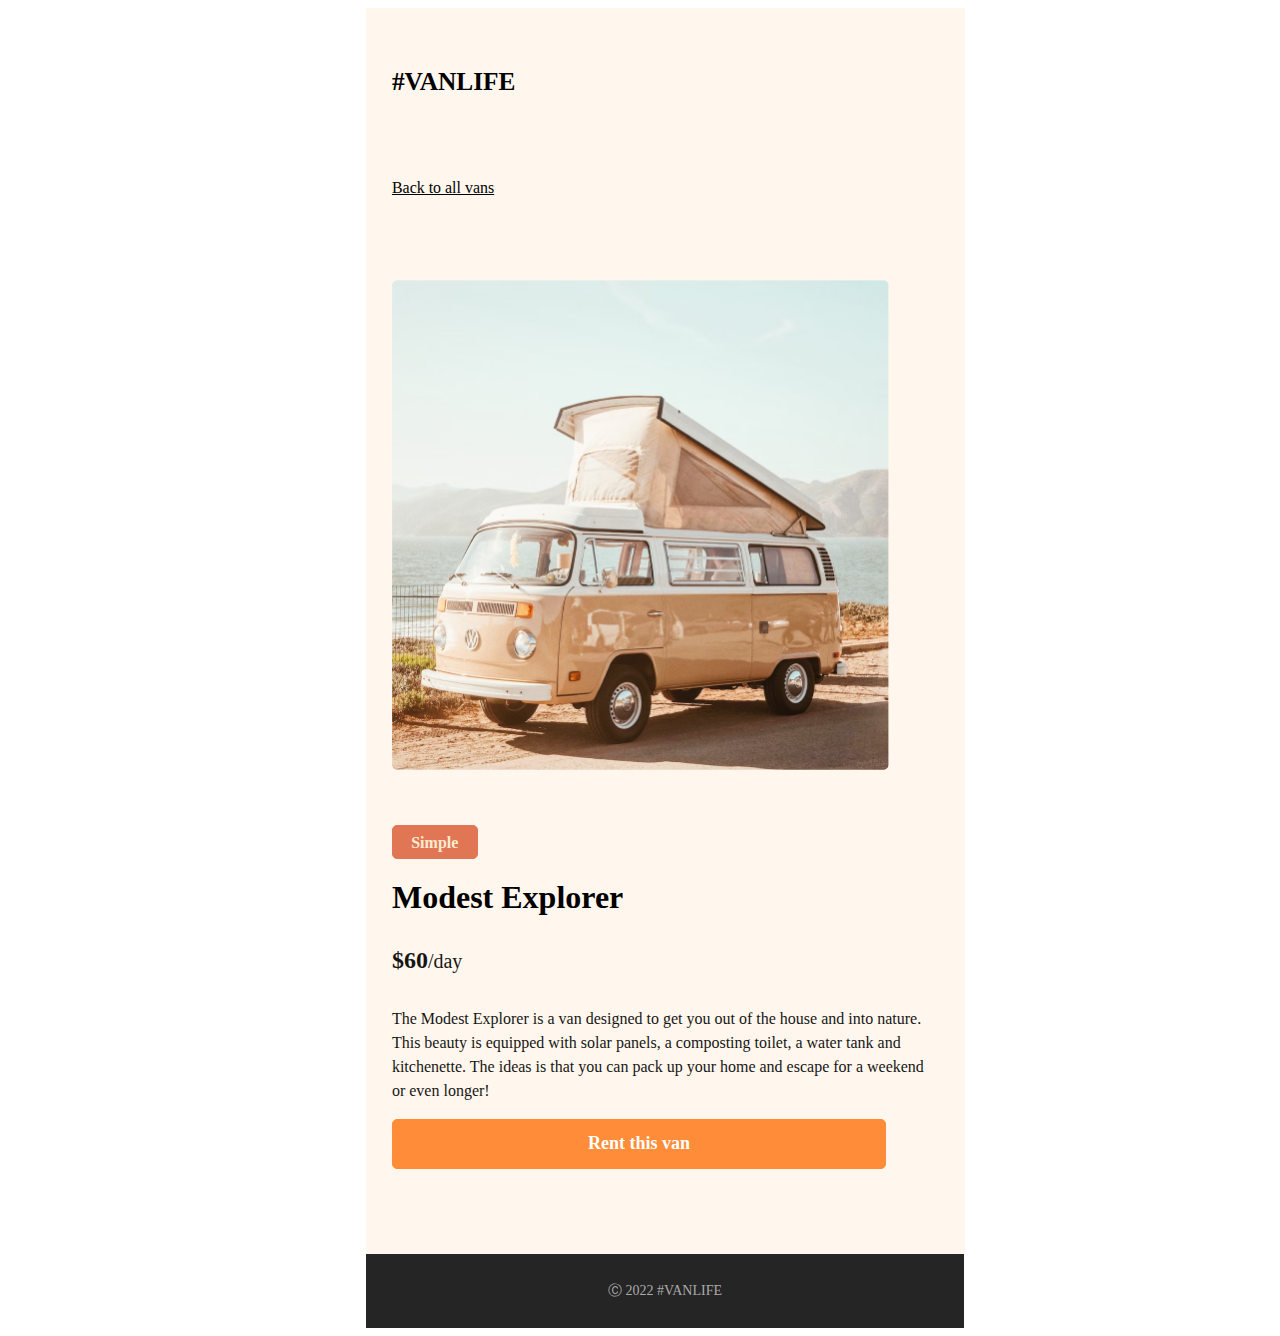
<file: VanLife/VanLife.html>
<!DOCTYPE html>
<html lang="en">
<head>
    <meta charset="UTF-8">
    <meta name="viewport" content="width=device-width, initial-scale=1.0">
    <title>Van Life</title>
    <link rel="stylesheet" href="VanLife.css">
</head>
<body>
    <div class="combi">
        <div class="all">
            <div class="heading"><h1 id="vanlife">#VANLIFE</h1></div>
            <h4 id="back">Back to all vans</h4>
            <img id="image" src="vanlife.png" alt="a picture of a van">
            <br><button id="simple">Simple</button>
            <h1 id="modest">Modest Explorer</h1>
            <h3 id="pay">$60<span id="day">/day</span></h3>
            <p id="para">The Modest Explorer is a van designed to get you out of the house and into nature. This beauty is equipped with solar panels, a composting toilet, a water tank and kitchenette. The ideas is that you can pack up your home and escape for a weekend or even longer!</p>
            <button id="rent">Rent this van</button>
        </div>
        <div class="footer">
            <footer>Ⓒ 2022 #VANLIFE</footer>
        </div>
    </div>
</body>
</html>
</file>
<file: BusinessCard/style.css>
body{
    background-color: black;
}
#option1{
    width: 550px;
    height: 868px;
    margin-top: 287px;
    margin-left: 318px;
    padding-top: 44px;
    background: #23252C;
}
#combi{    
    margin-left: 116px;
    margin-top: 44px;
    
}
.image{
    width: 317px;
    height: 317px;
    border-radius: 10px 10px 0px 0px;
}

.body{
    width: 317px;
    height: 399px;
    background-color: #1A1B21;
    padding-top: 5px;
    padding-bottom: 40px;
}

#laura {
    font-family: Inter;
    font-size: 25px;
    font-weight: 700;
    text-align: center;
    color: #fff;
}

#front{
    font-family: Inter;
    font-size: 12.8px;
    font-weight: 400;
    line-height: 15.49px;
    text-align: center;
    color: #F3BF99;
}

#website{
    font-family: Inter;
    font-size: 10.24px;
    font-weight: 400;
    line-height: 15.36px;
    text-align: center;
    color: #F5F5F5;   
}

#email{
    width: Fixed (115px)px;
    height: Hug (34px)px;
    padding: 9px 13px;
    margin-left: 130px;
    border-radius: 6px;
    border: 1px solid #D1D5DB;
}
#linkedin{
    width: Fixed (115px)px;
    height: Hug (34px)px;
    padding: 9px 13px 9px 11px;
    margin-left: 122px;
    gap: 8px;
    border-radius: 6px ;
    opacity: 0px;
    border: 1px solid #5093E2;
    background: #5093E2 ;
    box-shadow: 0px 1px 2px 0px #0000000D;

}
.para{
    padding: 29px;
}
#about{
    font-family: inter;
    color:  #F5F5F5;
    font-size: 16px;
    font-weight: 700;
    line-height: 24px;
    text-align: left;
    text-underline-position: from-font;
    text-decoration-skip-ink: none;
    width: 242.71px;
    height: 21px;
    top: 554px;
    left: 151px;
    gap: 0px;
    opacity: 0px;
}
#interests{
    width: 242.71px;
    height: 21px;
    top: 668px;
    left: 151px;
    gap: 0px;
    opacity: 0px;
    color:  #F5F5F5;
    font-family: Inter;
    font-size: 16px;
    font-weight: 700;
    line-height: 24px;
    text-align: left;
    text-underline-position: from-font;
    text-decoration-skip-ink: none;

}

p{
    font-family: Inter;
    font-size: 10.24px;
    font-weight: 400;
    line-height: 15.36px;
    text-align: left;
    text-underline-position: from-font;
    text-decoration-skip-ink: none;
     color: #DCDCDC;
}
footer{
    font-family: Inter;
    font-size: 9px;
    font-weight: 700;
    line-height: 10.89px;
    text-align: center;
    text-underline-position: from-font;
    text-decoration-skip-ink: none;
    color: #FFFFFFA6;
}
#footer{
    width: 317px;
    height: 38.22px;
    padding-top: 18px; 
    background: #161619;
}
</file>
<file: E-commerce/style.css>
* {
    font-family: system-ui, -apple-system, BlinkMacSystemFont, 'Segoe UI', Roboto, Oxygen, Ubuntu, Cantarell, 'Open Sans', 'Helvetica Neue', sans-serif;
}

#section1 {
    width: 100%;
    height: 768px;
    background: linear-gradient(#e2f1fc, #FFFFFF 80%);
    padding-top: 15px;
    padding-left: 150px;
    padding-right: 40px;
    box-shadow: 0px 3px 5px rgb(224, 223, 223);
}

#heading {
    height: 50px;
    margin-bottom: 20px;
}

#logo {
    font-size: 50px;
    font-weight: 700;
    color: #4A99D3;

}

nav {
    margin-top: -80px;
    float: right;
    margin-right: 170px;
    text-align: center;

}

.nav {
    padding-left: 20px;
    text-decoration: none;

    font-size: 20px;
    font-weight: 400;
    line-height: 36px;
    color: black;
}

.nav:hover {
    color: #4A99D3;
}

#title {
    font-size: 50px;
    font-weight: 500;
    text-align: left;
    width: 595px;
    height: 140px;
    line-height: 70px;
}

#lorem {
    font-size: 20px;
    font-weight: 400;
    line-height: 36px;
    width: 636px;
    height: 110px;
    padding-bottom: 50px;
}

.google-play {
    width: 180px;
    height: 61px;
    border-radius: 5px;
    background: #4A99D3;
    border: 1px solid #4A99D3;
    margin-right: 15px;
}

#title-img {
    margin-top: 80px;
    display: flex;
}

#title-para {
    margin-top: 83px;
}
#section2{
    width: 100%;
    padding-left: 150px;
    padding-right: 150px;
    margin-bottom: 100px;
}
#container2 {
    display: flex;
    flex-direction: column;
    width: 950px;
}

#title2 {
    width: 395px;
    height: 138px;
    top: 150px;
    height: 138px;
    position: relative;
    font-size: 36px;
    font-weight: 500;
    line-height: 46px;
    letter-spacing: 0.05em;
}

.cards {
    width: 380px;
    height: 525px;
    justify-items: center;
    box-shadow: 5px 20px 50px 0px #4A99D333;

}

#card1 {
    top: 258px;
    left: 200px;
    position: relative;
}

#card2 {
    top: -558px;
    left: 700px;
    position: relative;
}

#card3 {
    top: -450px;
    left: 700px;
    position: relative;
}

.card-titles {
    text-align: left;
    font-size: 20px;
    font-weight: 500;
    line-height: 30px;
}

.card-para {
    width: 284px;
    font-size: 16px;
    font-weight: 400;
    line-height: 26px;
    opacity: 60%;
}

.learn-more {
    font-size: 14px;
    font-weight: 500;
    line-height: 30px;
    color: #4A99D3;
    text-decoration: none;
}

.arrow {
    width: 16px;
    height: 16px;
    font-size: 18px;
}

#section3 {
    background: rgba(102, 159, 199, 0.1);
    justify-items: center;
    padding-top: 60px;
    padding-bottom: 60px;
    width: 100%;
}

#how {
    font-size: 26px;
    font-weight: 700;
    line-height: 26.99px;
    text-align: center;
    color: #4A99D3;

}

#container3 {
    display: flex;
    gap: 60px;
    margin-top: 100px;
}

.process {
    width: 224px;
    height: 171px;
    justify-items: center;
}

.icon-titles {
    font-size: 18px;
    font-weight: 500;
    line-height: 18.68px;
    text-align: center;
}

.icon-para {
    font-size: 16px;
    font-weight: 400;
    line-height: 26px;
    justify-items: center;
}

#section4 {
    padding-top: 50px;
    width: 1110px;
    width: 100%;
}

#client-title {
    font-size: 26px;
    font-weight: 700;
    line-height: 26.99px;
    text-align: center;
}

#container4 {
    display: flex;
    margin-top: 100px;
    margin-right: 100px;
}

#blue {
    width: 677px;
    height: 400px;
    border-radius: 0px 6px 6px 0px;
    background: rgba(74, 153, 211, 0.1);
    margin-top: 50px;
}

#client-img {
    width: 399px;
    height: 519px;
    top: -120px;
    left: 120px;
    position: relative;
}

#client-text {
    margin-left: 80px;
    margin-top: 130px;
}

#client-para {
    width: 418px;
    height: 96px;
    opacity: 50%;
    font-size: 16px;
    font-weight: 400;
    line-height: 24px;
}

#client-name {
    font-size: 18px;
    font-weight: 500;
    line-height: 18.68px;
}

.buttons {
    width: 160px;
    height: 80px;
    gap: 0px;
    box-shadow: 0px 4px 16px 0px rgba(0, 0, 0, 0.08);
    float: right;
    margin-top: 50px;
}

#left {
    width: 80px;
    height: 80px;
    border-radius: 4px 0px 0px 4px;
    background: rgba(74, 153, 211, 1);
    font-size: 45px;
    justify-items: center;
    color: rgba(255, 255, 255, 1);
    border: 1px solid rgba(74, 153, 211, 1);
}

#right {
    width: 80px;
    height: 80px;
    border-radius: 0px 4px 4px 0px;
    background: rgba(255, 255, 255, 1);
    font-size: 45px;
    justify-items: center;
    color: rgba(74, 153, 211, 1);
    margin-left: -5px;
    border: 1px solid rgba(255, 255, 255, 1);
}
</file>
<file: PortfolioProject/style.css>
body{
    padding-left: 50px;
    padding-top: 30px;
    padding-right: 50px;
}
#logo{
    width: 50.06px;
    height: 55px;
    position: absolute; 
    padding-top: 10px;   
}
#matheus{
    font-family: Roboto;
    font-size: 36px;
    font-weight: 900;
    line-height: 42.19px;
    text-align: left;
    color: #445964;
    width: 284px;
    height: 42px;
    margin-left: 70px;
    position: absolute; 
}
nav{
    display: flex;
    flex-flow: row;
    align-items: flex-end;
    margin-left:811px;
    width: 856px;
    height: 23px;
    top: 78px;
   position: absolute;
}
.nav{
    font-family: leelawadee UI;
    font-size: 20px;
    font-weight: 500;
    line-height: 23.44px;
    width: 51px;
    height: 23px;
    text-decoration: none;
    color: #445964;
    text-align: right;
    margin:auto;
    padding-left: 10px;
    padding-right: 20px ;
}

.first-text{
    width: 545px;
    height: 240px;
    top: 330px;
position:absolute;
}
.smallp{
    font-family: Roboto;
    font-size: 24px;
    font-weight: 500;
    line-height: 28.13px;
    text-align: left;
    color: #445964;
}
#programador{
    font-family: Roboto;
    font-size: 72px;
    font-weight: 900;
    line-height: 84.38px;
    text-align: left;
    color: #445964;
    width: 545px;
    height: 168px;
}
#saiba{
    background: rgb(46, 46, 46);
    font-family: Roboto;
    font-size: 24px;
    font-weight: 900;
    line-height: 28.13px;
    text-align: center;
    color: #FFFFFF;
    width: 310px;
    height: 65px;
    top: 700px;
    left: 251px;
    gap: 0px;
    border-radius: 20px;
}

#first-photo{
    width: 705px;
height: 697px;
top: 289px;
left: 963px;
position: absolute;
}
#section2{
    width: 1920px;
height: 1080px;
top: 1080px;
left: 49px;
justify-content: center;
    position: absolute;
}
#matheus-photo{
    width: 183px;
height: 207px;
top: 55px;
left: 868px;
position: relative;

}
.grey-text{
    font-family: Roboto;
font-size: 64px;
font-weight: 900;
line-height: 75px;
text-align: left;
text-underline-position: from-font;
text-decoration-skip-ink: none;
color: #445964;
}
.dark-titles{
    font-family: Roboto;
font-size: 64px;
font-weight: 900;
line-height: 75px;
text-align: center;
}

.lgg{
color: #445964;
text-align:justify;
font-family: Roboto;
font-size: 36px;
font-weight: 900;
line-height: 42.19px;
width: 116px;
height: 42px;
display: flex;
gap: 180px;
list-style-type: none;
margin:auto;
margin-bottom: 150px;
justify-content: center;


}
#my-name{
    text-align: justify;
    width: 1032px;
height: 56px;
margin: auto;


}
#section3{
    width: 1920px;
height: 1080px;
top: 2140px;
left: 49px;
position: absolute;
}
#technologias{
    text-align: center;
    padding-top: 100px;
   
}
.small-titles{
    font-family: Roboto;
font-size: 36px;
font-weight: 900;
line-height: 42.19px;
text-align: center;
text-underline-position: from-font;
text-decoration-skip-ink: none;

}
#grey-sub{
    color: #445964;

}
.utilizadas{
    display: flex;
gap: 180px;
list-style-type: none;
justify-content: center;

}
#section4{
    width: 1920px;
height: 1080px;
top: 3172px;
left: 57px;
position: absolute;

}
#jornada{
    display: flex;
    justify-content: center;
    gap: 100px;
}
#minha{
    width: 398px;
height: 56px;
top: 87px;
left: 496px;
text-align: right;
position: absolute;
margin-top: 60px;
}
#experiencia{
    width: 338px;
height: 75px;
top: 34px;
left: 999px;
position: absolute;
}
.all-cargo{
    display: flex;
    justify-content: center;
    gap: 50px;
    top: 365px;
    left: 75px;
    position: absolute;
}
.cargo{
    width: 530px;
height: 280px;

border-radius: 20px;
background: #263138;
text-align: center;
font-family: Roboto;
font-size: 24px;
font-weight: 500;
line-height: 28.13px;
color: #FFFFFF;
padding-top: 30px;
padding-left: 20px;
padding-right: 20px;
}
#cargo2{
    background: #445964;

}

.centeredp{
    font-family: Roboto;
font-size: 24px;
font-weight: 500;
line-height: 28.13px;
text-align: center;
}
.cargo-title{
    
    font-family: Roboto;
font-size: 36px;
font-weight: 900;
line-height: 42.19px;



}
.last{
    
    width: 610px;
height: 93px;
top: 816px;
left: 655px;
position: absolute;

}
.bold{
    font-family: Roboto;
font-size: 28px;
font-weight: 900;
line-height: 32.81px;
text-align: center;
}
#unica{
    color: #445964;
    width: 610px;
    height: 93px;

}
</file>
<file: VanLife/style.css>
.combi{
    margin: auto;
    width: 548.15px;
}
.all{
    background: #FFF7ED;
    width: 548.15px;
    padding-left: 26px;
    padding-right: 25px;
}
.heading{
    width: 548.15px;
    height: 111.62px;
    padding-top: 36px;

}
#vanlife{
    font-family: Inter;
    font-size: 25.35px;
    font-weight: 900;
    line-height: 40.27px;
    text-align: left;
}
#back{
    font-family: Inter;
    font-size: 15.95px;
    font-weight: 500;
    line-height: 22.92px;
    text-align: left;
    text-decoration-line: underline;
    text-decoration-style: solid;
    
}

#image{
    margin-top: 59px;
    border-radius: 5px;
    height: 490.35px;
    width: 497.32px;
}
#simple{
    margin-top: 51px;
    width: 85.71px;
    height: 33.89px;
    border-radius: 5px;
    border: 1px solid #E17654;
    background: #E17654;
    font-family: Inter;
    font-size: 16px;
    font-weight: 600;
    line-height: 31.66px;
    text-align: center;
    color: #FFEAD0;
}
#modest{
    font-family: Inter;
    font-size: 32px;
    font-weight: 700;
    line-height: 33.65px;
    text-align: left;
}
#pay{
    font-family: Inter;
    font-size: 24px;
    font-weight: 700;
    line-height: 44.15px;
    text-align: left;
    color: #161616;
}
#day{
    font-family: Inter;
    font-size: 20px;
    font-weight: 500;
    line-height: 44.15px;
    text-align: left;
    color: #161616;
}
#para{
    color: #161616;
    font-family: Inter;
    font-size: 16px;
    font-weight: 500;
    line-height: 23.92px;
    text-align: left;
}
#rent{
    width: 494.33px;
    height: 49.83px;
    border-radius: 5px;
    border: 1px solid #FF8C38;
    color: #FFFFFF;
    font-family: Inter;
    font-size: 18px;
    font-weight: 700;
    line-height: 31.66px;
    text-align: center;
    background: #FF8C38;
    margin-bottom: 85px;
}
.footer{
    width: 548.15px;
    height: 73.92px;
    background: #252525;
    padding-left: 25px;
    padding-right: 25px;
    padding: auto;
  
}
footer{
    font-family: Inter;
    font-size: 14px;
    font-weight: 500;
    line-height: 22.92px;
    text-align: center;  
    color: #AAAAAA;
    width: 335.87px;
    height: 23.92px; 
    margin: auto;
    padding-top: 25.68px;
}
</file>
<file: BusinessCard/BusinessCard.css>
body{
    background-color: black;
}
#option1{
    width: 550px;
    height: 868px;
    margin-top: 287px;
    margin-left: 318px;
    padding-top: 44px;
    background: #23252C;
}
#combi{    
    margin-left: 116px;
    margin-top: 44px;
    
}
.image{
    width: 317px;
    height: 317px;
    border-radius: 10px 10px 0px 0px;
}

.body{
    width: 317px;
    height: 399px;
    background-color: #1A1B21;
    padding-top: 5px;
    padding-bottom: 40px;
}

#laura {
    font-family: Inter;
    font-size: 25px;
    font-weight: 700;
    text-align: center;
    color: #fff;
}

#front{
    font-family: Inter;
    font-size: 12.8px;
    font-weight: 400;
    line-height: 15.49px;
    text-align: center;
    color: #F3BF99;
}

#website{
    font-family: Inter;
    font-size: 10.24px;
    font-weight: 400;
    line-height: 15.36px;
    text-align: center;
    color: #F5F5F5;   
}

#email{
    width: Fixed (115px)px;
    height: Hug (34px)px;
    padding: 9px 13px;
    margin-left: 130px;
    border-radius: 6px;
    border: 1px solid #D1D5DB;
}
#linkedin{
    width: Fixed (115px)px;
    height: Hug (34px)px;
    padding: 9px 13px 9px 11px;
    margin-left: 122px;
    gap: 8px;
    border-radius: 6px ;
    opacity: 0px;
    border: 1px solid #5093E2;
    background: #5093E2 ;
    box-shadow: 0px 1px 2px 0px #0000000D;

}
.para{
    padding: 29px;
}
#about{
    font-family: inter;
    color:  #F5F5F5;
    font-size: 16px;
    font-weight: 700;
    line-height: 24px;
    text-align: left;
    text-underline-position: from-font;
    text-decoration-skip-ink: none;
    width: 242.71px;
    height: 21px;
    top: 554px;
    left: 151px;
    gap: 0px;
    opacity: 0px;
}
#interests{
    width: 242.71px;
    height: 21px;
    top: 668px;
    left: 151px;
    gap: 0px;
    opacity: 0px;
    color:  #F5F5F5;
    font-family: Inter;
    font-size: 16px;
    font-weight: 700;
    line-height: 24px;
    text-align: left;
    text-underline-position: from-font;
    text-decoration-skip-ink: none;

}

p{
    font-family: Inter;
    font-size: 10.24px;
    font-weight: 400;
    line-height: 15.36px;
    text-align: left;
    text-underline-position: from-font;
    text-decoration-skip-ink: none;
     color: #DCDCDC;
}
footer{
    font-family: Inter;
    font-size: 9px;
    font-weight: 700;
    line-height: 10.89px;
    text-align: center;
    text-underline-position: from-font;
    text-decoration-skip-ink: none;
    color: #FFFFFFA6;
}
#footer{
    width: 317px;
    height: 38.22px;
    padding-top: 18px; 
    background: #161619;
}
</file>
<file: SchoolWebsite/Artikel.css>
* {
    font-family: open sans;
}
body{
    width: 1440px;
}
.header {
    width: 1440px;
}

.navbar {
    background: #101524;
    width: 1440px;
    height: 88px;
}

#logo {
    width: 44px;
    height: 53px;
    margin-left: 80px;
    float: left;
    margin-top: 20px;
}

.navigation-bar {
    text-align: right;
    margin-top: 35px;
    margin-right: 80px;
    float: right;
    gap: 32px;
    display: flex;

}

.nav {
    font-family: Open Sans;
    font-size: 14px;
    font-weight: 400;
    line-height: 18px;
    text-decoration: none;
    color: #FFFFFF;
}

.nav:hover {
    font-weight: 700;
    border-bottom: 2px solid #FFFFFF;
    padding-bottom: 3px;

}

.heading {
    background-image: url(background.png);
    width: 1440px;
    height: 244px;
    top: 88px;
    padding-top: 20px;
}

#berita {
    font-family: Open Sans;
    font-size: 24px;
    font-weight: 700;
    line-height: 32.68px;
    letter-spacing: 0.30000001192092896px;
    text-align: center;
    color: #FFFFFF;
    margin-top: 86px;
}

#beberapa {
    color: #DFDFDF;
    font-family: Open Sans;
    font-size: 14px;
    font-weight: 400;
    line-height: 19.07px;
    letter-spacing: 0.5px;
    text-align: center;
    margin-top: 40px;
}
.white{
    width: 1440px;
    margin-left: 162px;
    margin-right: 162px;

}
#title {
    margin-right: 335px;
    margin-top: 70px;
    margin-bottom: 20px;
}
#see-all {
    float: right;
    font-family: Open Sans;
    font-size: 14px;
    font-weight: 400;
    color: #2BA7E2;
    text-decoration: none;
    padding-top: 20px;
}

.section1 {
    display: flex;
    flex-wrap: wrap;
    gap: 30px;
    justify-content: left;
}

.cards1 {
    width: 353px;
    height: 381px;
    top: 489px;
    gap: 0px;


}

.sec1 {
    border-radius: 5px;
    width: 350px;
    height: 250px;
}
.para1 {
    font-family: Open Sans;
font-size: 14px;
font-weight: 400;
line-height: 24px;
color: #989595;

}
.read-more{
    font-family: Open Sans;
font-size: 14px;
font-weight: 700;
text-decoration: none;
color: #2BA7E2

}
.section2{
    display: flex;
    gap: 30px;
    margin-top: 50px;
    margin-bottom: 50px;
}
#photo4{
    width: 506px;
height: 361px;
}
.text-4{
margin-top: 20px;
margin-bottom: 20px;
}
#kegiatan{
    font-family: Open Sans;
font-size: 32px;
font-weight: 700;
}
#Lorem{
    width: 472px;
    height: 120px;
    font-family: Open Sans;
    font-size: 18px;
    font-weight: 400;
    color: #989595;
    font-family: Open Sans;
line-height: 30px;
letter-spacing: 0.5px;
}
#read-button{
    width: 184px;
height: 40px;
background: #0193DC;
color:#FFFFFF;
border: #0193DC;
}
.tags{
    border-radius: 20px;
    border: 1px solid #2BA7E2;
    margin-bottom: 10px;
    background: #FFFFFF;
    color: #989595;
}
.section5{
    margin-top: 50px;
    background: #E6E6E7;
    justify-items: center;
    padding-top: 50px;
}
.last-section{
    display: flex;
    gap: 150px;
    border-bottom: 1px solid #d2d0d0;
}
#address{
    font-family: Open Sans;
font-size: 12px;
font-weight: 400;
line-height: 24px;

}
.contact{
    font-family: Open Sans;
font-size: 12px;
font-weight: 700;
line-height: 24px;
}
.footer-titles{
    font-family: Open Sans;
font-size: 16px;
font-weight: 700;
line-height: 21.79px;
}
.list{
    margin-left: -40px;
}
.pages{
    font-family: Open Sans;
font-size: 14px;
font-weight: 700;
line-height: 18px;
list-style: none;
color: #373F41;
}
.social{
    display: flex;
    gap: 10px;
}
.icon-button{
    width: 32px;
height: 32px;
gap: 20px;
border-radius: 8px;
border: 1px solid  #d2d0d0;
background: #E6E6E7;
align-items: center;

}
.icon{
    width: 7.6px;
height: 8px;
}
#footer{
    font-family: Open Sans;
font-size: 12px;
font-weight: 400;
line-height: 24px;
justify-content: left;
color: #0C101A;
}
</file>
<file: SplitSpace/splitSpace.css>
body{
    
}
.whole {
    width: 1296px;
    margin: auto;
}

.image {
    width: 1296px;
    height: 1076px;
}

.grey {
    background: #F1F1F1;
    width: 1296px;
    padding-top: 114px;

}

.body {
    width: 896px;
    height: 840px;
    margin-left: 180px;
}

.titles {
    font-family: Inter;
    font-size: 36px;
    font-weight: 700;
    line-height: 42.26px;
    text-align: left;
    color: #F28D00;
}

.line {
    width: 71.27px;
    border: 3px solid #F28D00;
    margin-right: 1000px;

}

.para {
    font-family: Inter;
    font-size: 22px;
    font-weight: 700;
    line-height: 25.83px;
    text-align: left;
    color: #787878;
    padding-top: 70px;
    padding-bottom: 70px;
}

#signup {
    font-family: Inter;
    font-size: 36px;
    font-weight: 500;
    line-height: 54px;
    text-align: left;
    color: #F28D00;
}

.signup {
    width: 752px;
    margin-left: 180px;
}

.input {
    width: 752px;
    height: 59px;
    gap: 0px;
    border-radius: 15px;
    border: 1px solid #F1F1F1;
    margin-top: 52px;
    box-shadow: 0px 10px 38px 0px #00000014;
    font-family: Inter;
    font-size: 14px;
    font-weight: 400;
    line-height: 21px;
    text-align: left;
    padding-left: 30px;
}

#register {
    margin-top: 96px;
    margin-bottom: 418px;
    width: 180px;
    height: 55px;
    border-radius: 100px;
    border: 1px solid #F28D00;
    background: #F28D00;
    font-family: Poppins;
    font-size: 16px;
    font-weight: 400;
    line-height: 24px;
    text-align: center;
    color: #FFFFFF;
    box-shadow: 0px 10px 38px 0px #F28D004D;
}

.footer {
    width: 1396px;
    height: 114px;
    background: #FFFFFF;
}

#footer {
    font-family: Inter;
    font-size: 16px;
    font-weight: 400;
    line-height: 24px;
    margin-top: 45px;
    margin-left: 200px;
    margin-bottom: 45px;
}
</file>
<file: VanLife/VanLife.css>
.combi{
    margin: auto;
    width: 548.15px;
}
.all{
    background: #FFF7ED;
    width: 548.15px;
    padding-left: 26px;
    padding-right: 25px;
}
.heading{
    width: 548.15px;
    height: 111.62px;
    padding-top: 36px;

}
#vanlife{
    font-family: Inter;
    font-size: 25.35px;
    font-weight: 900;
    line-height: 40.27px;
    text-align: left;
}
#back{
    font-family: Inter;
    font-size: 15.95px;
    font-weight: 500;
    line-height: 22.92px;
    text-align: left;
    text-decoration-line: underline;
    text-decoration-style: solid;
    
}

#image{
    margin-top: 59px;
    border-radius: 5px;
    height: 490.35px;
    width: 497.32px;
}
#simple{
    margin-top: 51px;
    width: 85.71px;
    height: 33.89px;
    border-radius: 5px;
    border: 1px solid #E17654;
    background: #E17654;
    font-family: Inter;
    font-size: 16px;
    font-weight: 600;
    line-height: 31.66px;
    text-align: center;
    color: #FFEAD0;
}
#modest{
    font-family: Inter;
    font-size: 32px;
    font-weight: 700;
    line-height: 33.65px;
    text-align: left;
}
#pay{
    font-family: Inter;
    font-size: 24px;
    font-weight: 700;
    line-height: 44.15px;
    text-align: left;
    color: #161616;
}
#day{
    font-family: Inter;
    font-size: 20px;
    font-weight: 500;
    line-height: 44.15px;
    text-align: left;
    color: #161616;
}
#para{
    color: #161616;
    font-family: Inter;
    font-size: 16px;
    font-weight: 500;
    line-height: 23.92px;
    text-align: left;
}
#rent{
    width: 494.33px;
    height: 49.83px;
    border-radius: 5px;
    border: 1px solid #FF8C38;
    color: #FFFFFF;
    font-family: Inter;
    font-size: 18px;
    font-weight: 700;
    line-height: 31.66px;
    text-align: center;
    background: #FF8C38;
    margin-bottom: 85px;
}
.footer{
    width: 548.15px;
    height: 73.92px;
    background: #252525;
    padding-left: 25px;
    padding-right: 25px;
    padding: auto;
  
}
footer{
    font-family: Inter;
    font-size: 14px;
    font-weight: 500;
    line-height: 22.92px;
    text-align: center;  
    color: #AAAAAA;
    width: 335.87px;
    height: 23.92px; 
    margin: auto;
    padding-top: 25.68px;
}
</file>
